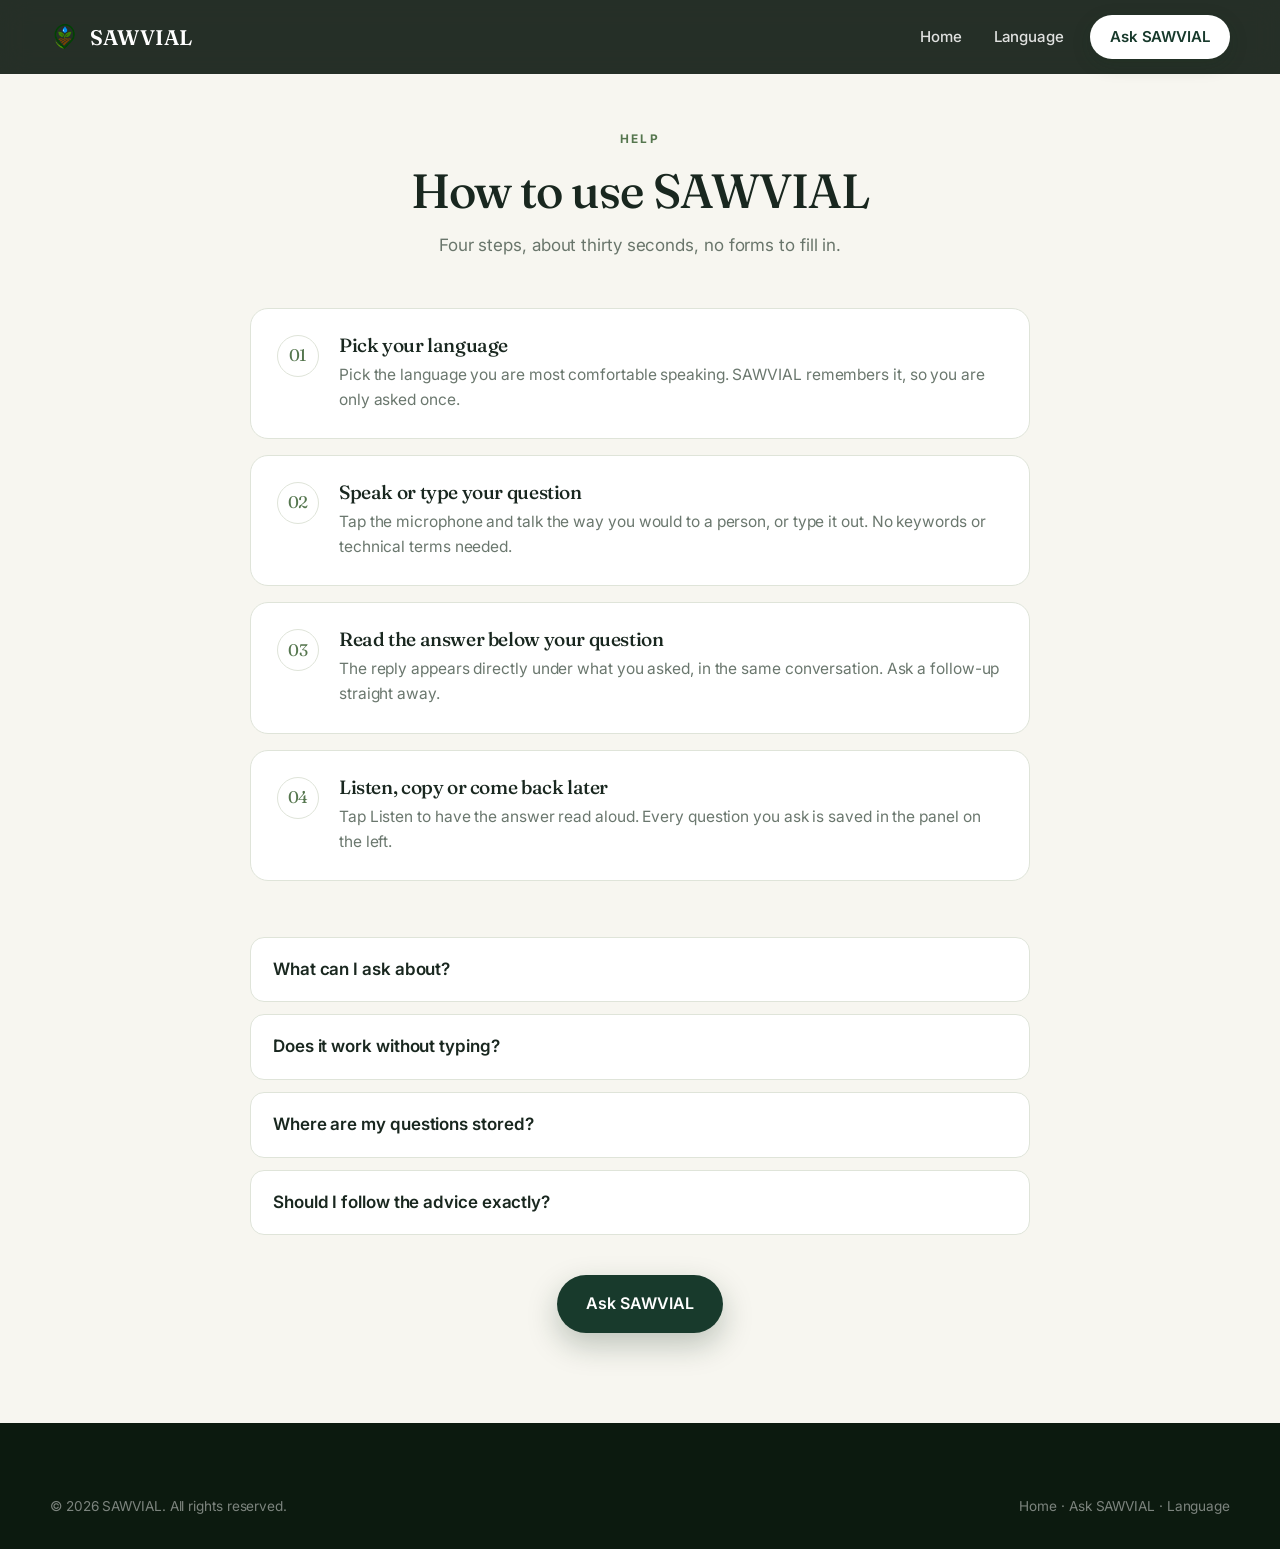
<file: sawvial/help.html>
<!DOCTYPE html>
<html lang="en">
<head>
<meta charset="UTF-8" />
<meta name="viewport" content="width=device-width, initial-scale=1.0" />
<title data-i18n="help.title">How to use SAWVIAL</title>
<link rel="icon" type="image/png" href="assets/images/sawvial-logo.png?v=2" />
<link rel="preconnect" href="https://fonts.googleapis.com" />
<link rel="preconnect" href="https://fonts.gstatic.com" crossorigin />
<link href="https://fonts.googleapis.com/css2?family=Fraunces:opsz,wght@9..144,400;9..144,500;9..144,600&family=Inter:wght@400;500;600;700&display=swap" rel="stylesheet" />
<link rel="stylesheet" href="css/landing.css" />
</head>
<body class="lp">

<header class="lp-nav solid" id="lp-nav">
  <div class="lp-nav-inner">
    <a href="index.html" class="lp-brand">
      <img src="assets/images/sawvial-logo.png?v=2" alt="SAWVIAL logo" width="30" height="30" />
      <span>SAWVIAL</span>
    </a>
    <button class="lp-nav-toggle" id="lp-nav-toggle" aria-expanded="false" data-i18n-aria="nav.menu" aria-label="Open menu">☰</button>
    <nav class="lp-nav-links" id="lp-nav-links" aria-label="Main navigation">
      <a href="index.html" data-i18n="nav.home">Home</a>
      <a href="language.html?redirect=help.html" data-i18n="nav.language">Language</a>
      <a href="ask.html" class="lp-nav-cta" data-i18n="nav.ask">Ask SAWVIAL</a>
    </nav>
  </div>
</header>

<main class="lp-page">
  <div class="wrap">
    <div class="lp-page-head">
      <span class="lp-kicker" data-i18n="nav.help">Help</span>
      <h1 data-i18n="help.title">How to use SAWVIAL</h1>
      <p data-i18n="help.sub">Four steps, about thirty seconds.</p>
    </div>

    <div class="lp-howto">
      <div class="lp-howto-card">
        <span class="lp-step-num">01</span>
        <div>
          <h3 data-i18n="how.s1t">Choose your language</h3>
          <p data-i18n="help.s1d">Pick the language you are most comfortable speaking.</p>
        </div>
      </div>
      <div class="lp-howto-card">
        <span class="lp-step-num">02</span>
        <div>
          <h3 data-i18n="help.s2t">Speak or type your question</h3>
          <p data-i18n="help.s2d">Tap the microphone and talk the way you would to a person.</p>
        </div>
      </div>
      <div class="lp-howto-card">
        <span class="lp-step-num">03</span>
        <div>
          <h3 data-i18n="help.s3t">Read the answer below your question</h3>
          <p data-i18n="help.s3d">The reply appears directly under what you asked.</p>
        </div>
      </div>
      <div class="lp-howto-card">
        <span class="lp-step-num">04</span>
        <div>
          <h3 data-i18n="help.s4t">Listen, copy or come back later</h3>
          <p data-i18n="help.s4d">Tap Listen to have the answer read aloud.</p>
        </div>
      </div>
    </div>

    <div class="lp-faq">
      <details>
        <summary data-i18n="help.q1">What can I ask about?</summary>
        <p data-i18n="help.a1">Crops, soil, water, pests and general farm practice.</p>
      </details>
      <details>
        <summary data-i18n="help.q2">Does it work without typing?</summary>
        <p data-i18n="help.a2">Yes. The microphone is the main way in.</p>
      </details>
      <details>
        <summary data-i18n="help.q3">Where are my questions stored?</summary>
        <p data-i18n="help.a3">In your own browser on this device.</p>
      </details>
      <details>
        <summary data-i18n="help.q4">Should I follow the advice exactly?</summary>
        <p data-i18n="help.a4">Treat it as general, research-based guidance.</p>
      </details>
    </div>

    <div class="lp-page-actions">
      <a href="ask.html" class="lp-btn lp-btn-dark" data-i18n="nav.ask">Ask SAWVIAL</a>
    </div>
  </div>
</main>

<footer class="lp-footer">
  <div class="wrap">
    <div class="lp-footer-bottom" style="border:0;padding-top:0;">
      <span data-i18n="footer.rights">© 2026 SAWVIAL</span>
      <span><a href="index.html" data-i18n="nav.home">Home</a> · <a href="ask.html" data-i18n="nav.ask">Ask</a> · <a href="language.html?redirect=help.html" data-i18n="nav.language">Language</a></span>
    </div>
  </div>
</footer>

<script src="js/script.js"></script>
<script src="js/i18n.js"></script>
<script>
  (function () {
    var t = document.getElementById("lp-nav-toggle");
    var l = document.getElementById("lp-nav-links");
    t.addEventListener("click", function () {
      var open = l.classList.toggle("open");
      t.setAttribute("aria-expanded", open ? "true" : "false");
    });
  })();
</script>
</body>
</html>
</file>
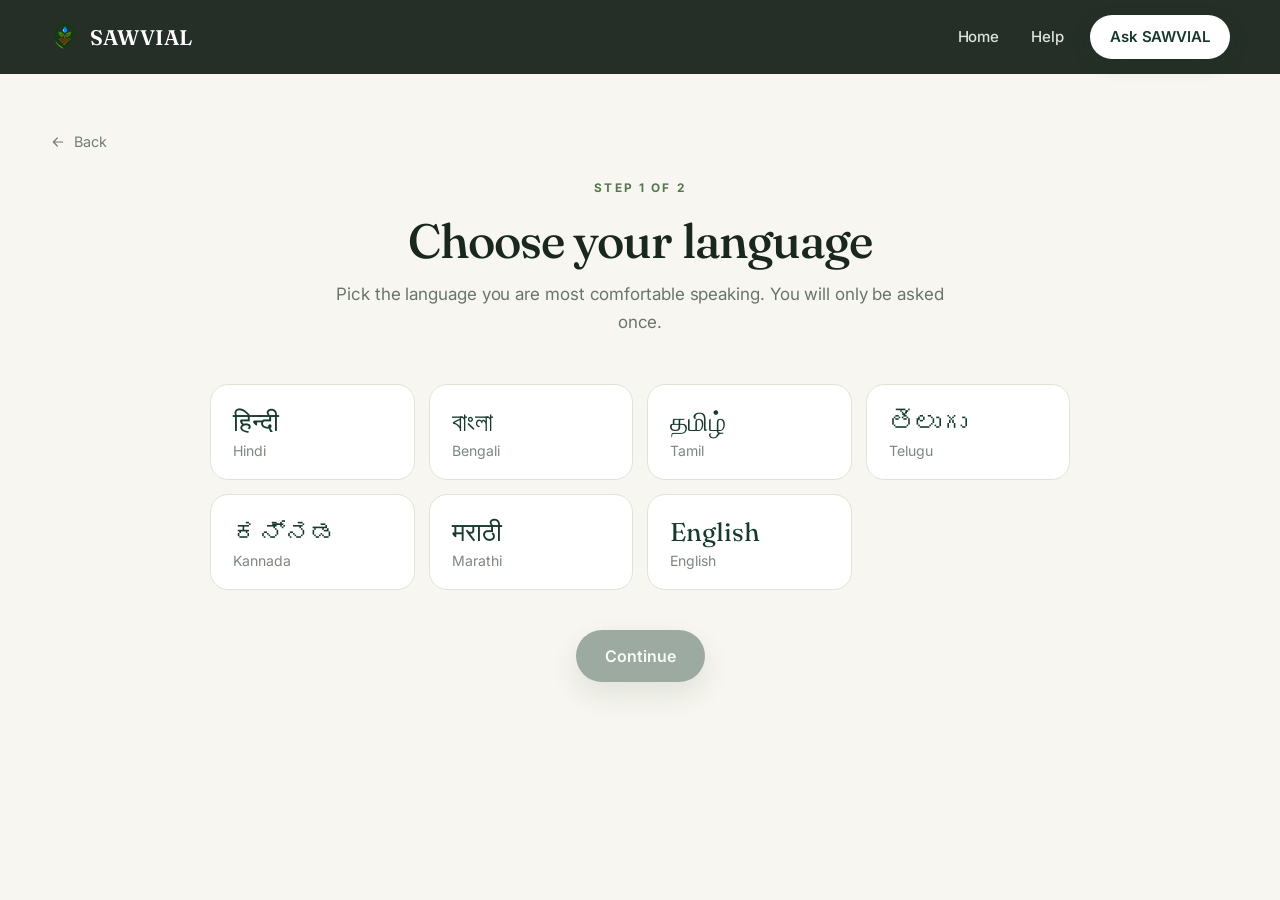
<file: sawvial/language.html>
<!DOCTYPE html>
<html lang="en">
<head>
<meta charset="UTF-8" />
<meta name="viewport" content="width=device-width, initial-scale=1.0" />
<title data-i18n="lang.title">Choose your language — SAWVIAL</title>
<link rel="icon" type="image/png" href="assets/images/sawvial-logo.png?v=2" />
<link rel="preconnect" href="https://fonts.googleapis.com" />
<link rel="preconnect" href="https://fonts.gstatic.com" crossorigin />
<link href="https://fonts.googleapis.com/css2?family=Fraunces:opsz,wght@9..144,400;9..144,500;9..144,600&family=Inter:wght@400;500;600;700&display=swap" rel="stylesheet" />
<link rel="stylesheet" href="css/landing.css" />
</head>
<body class="lp">

<header class="lp-nav solid" id="lp-nav">
  <div class="lp-nav-inner">
    <a href="index.html" class="lp-brand">
      <img src="assets/images/sawvial-logo.png?v=2" alt="SAWVIAL logo" width="30" height="30" />
      <span>SAWVIAL</span>
    </a>
    <button class="lp-nav-toggle" id="lp-nav-toggle" aria-expanded="false" aria-label="Open menu">☰</button>
    <nav class="lp-nav-links" id="lp-nav-links" aria-label="Main navigation">
      <a href="index.html" data-i18n="nav.home">Home</a>
      <a href="help.html" data-i18n="nav.help">Help</a>
      <a href="ask.html" class="lp-nav-cta" data-i18n="nav.ask">Ask SAWVIAL</a>
    </nav>
  </div>
</header>

<main class="lp-page">
  <div class="wrap">
    <a class="lp-back" href="index.html">
      <svg width="16" height="16" viewBox="0 0 24 24" fill="none"><path d="M19 12H5M11 6l-6 6 6 6" stroke="currentColor" stroke-width="1.8" stroke-linecap="round" stroke-linejoin="round"/></svg>
      <span data-i18n="common.back">Back</span>
    </a>

    <div class="lp-page-head">
      <span class="lp-kicker" data-i18n="lang.step">Step 1 of 2</span>
      <h1 data-i18n="lang.title">Choose your language</h1>
      <p data-i18n="lang.sub">Pick the language you are most comfortable speaking.</p>
    </div>

    <div class="language-grid" role="group" aria-label="Available languages">
      <button type="button" class="language-card" data-lang="hi" aria-pressed="false">
        <span class="language-native">हिन्दी</span>
        <span class="language-name">Hindi</span>
        <span class="language-check" data-i18n="lang.selected">✓ Selected</span>
      </button>
      <button type="button" class="language-card" data-lang="bn" aria-pressed="false">
        <span class="language-native">বাংলা</span>
        <span class="language-name">Bengali</span>
        <span class="language-check" data-i18n="lang.selected">✓ Selected</span>
      </button>
      <button type="button" class="language-card" data-lang="ta" aria-pressed="false">
        <span class="language-native">தமிழ்</span>
        <span class="language-name">Tamil</span>
        <span class="language-check" data-i18n="lang.selected">✓ Selected</span>
      </button>
      <button type="button" class="language-card" data-lang="te" aria-pressed="false">
        <span class="language-native">తెలుగు</span>
        <span class="language-name">Telugu</span>
        <span class="language-check" data-i18n="lang.selected">✓ Selected</span>
      </button>
      <button type="button" class="language-card" data-lang="kn" aria-pressed="false">
        <span class="language-native">ಕನ್ನಡ</span>
        <span class="language-name">Kannada</span>
        <span class="language-check" data-i18n="lang.selected">✓ Selected</span>
      </button>
      <button type="button" class="language-card" data-lang="mr" aria-pressed="false">
        <span class="language-native">मराठी</span>
        <span class="language-name">Marathi</span>
        <span class="language-check" data-i18n="lang.selected">✓ Selected</span>
      </button>
      <button type="button" class="language-card" data-lang="en" aria-pressed="false">
        <span class="language-native">English</span>
        <span class="language-name">English</span>
        <span class="language-check" data-i18n="lang.selected">✓ Selected</span>
      </button>
    </div>

    <div class="lp-page-actions">
      <button type="button" id="language-continue" class="lp-btn lp-btn-dark" data-i18n="lang.continue" disabled>Continue</button>
    </div>
  </div>
</main>

<script src="js/script.js"></script>
<script src="js/i18n.js"></script>
<script>
  (function () {
    var t = document.getElementById("lp-nav-toggle");
    var l = document.getElementById("lp-nav-links");
    t.addEventListener("click", function () {
      var open = l.classList.toggle("open");
      t.setAttribute("aria-expanded", open ? "true" : "false");
    });
  })();
</script>
</body>
</html>
</file>
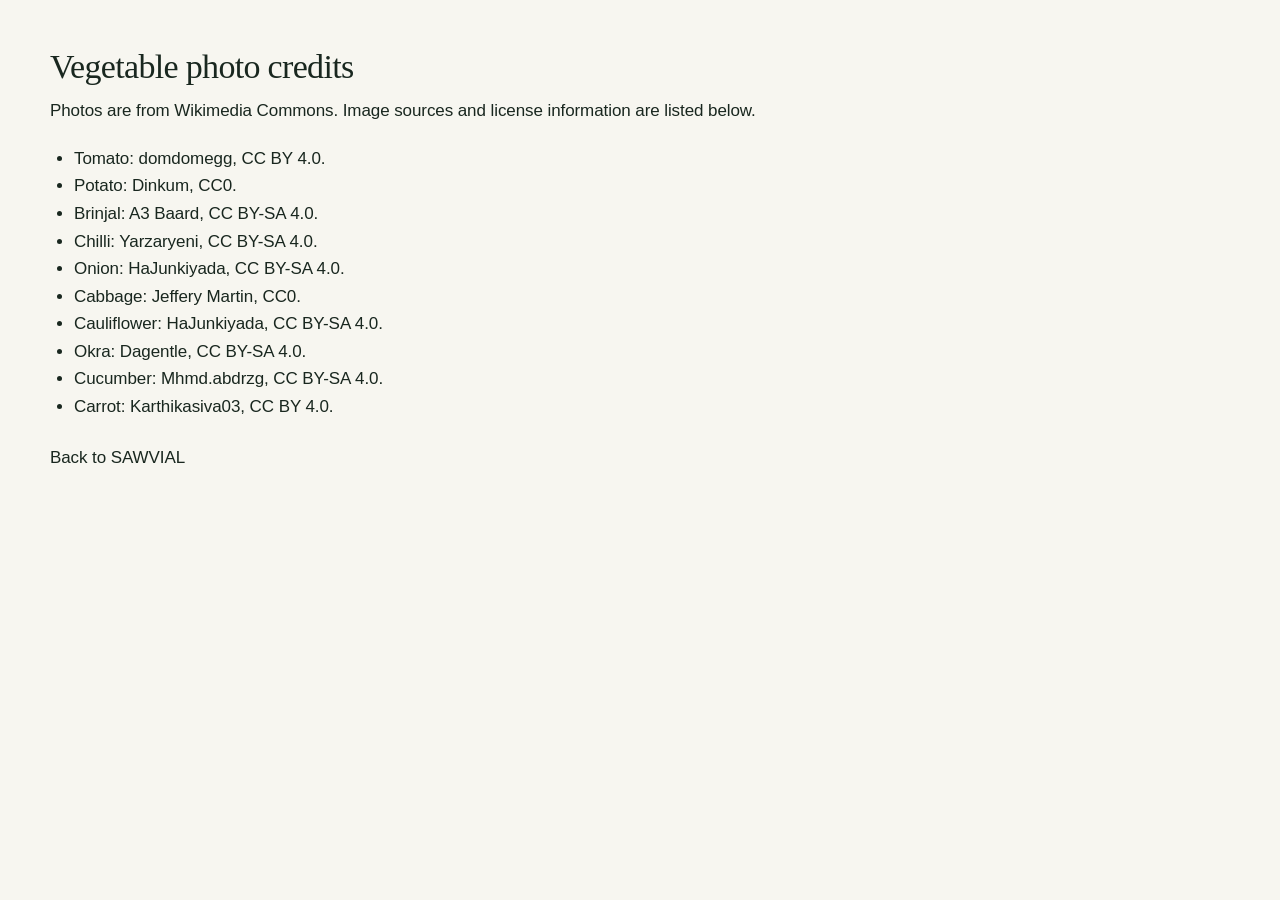
<file: sawvial/photo-credits.html>
<!doctype html>
<html lang="en">
<head>
  <meta charset="utf-8">
  <meta name="viewport" content="width=device-width, initial-scale=1">
  <title>Vegetable photo credits - SAWVIAL</title>
  <link rel="icon" type="image/png" href="assets/images/sawvial-logo.png?v=2">
  <link rel="stylesheet" href="css/landing.css?v=2">
</head>
<body class="lp">
  <main class="wrap" style="padding-block:48px;">
    <h1>Vegetable photo credits</h1>
    <p style="margin-top:12px;">Photos are from Wikimedia Commons. Image sources and license information are listed below.</p>
    <ul style="list-style:disc; padding-left:24px; margin-top:20px;">
      <li>Tomato: <a href="https://commons.wikimedia.org/wiki/File:Grape_tomatoes_on_the_vine_at_Ljubljana_Central_Market.JPG">domdomegg</a>, <a href="https://creativecommons.org/licenses/by/4.0/">CC BY 4.0</a>.</li>
      <li>Potato: <a href="https://commons.wikimedia.org/wiki/File:Au_march%C3%A9_-_pommes_de_terre.JPG">Dinkum</a>, <a href="https://creativecommons.org/publicdomain/zero/1.0/">CC0</a>.</li>
      <li>Brinjal: <a href="https://commons.wikimedia.org/wiki/File:Eggplant_aubergine_brinjal.jpg">A3 Baard</a>, <a href="https://creativecommons.org/licenses/by-sa/4.0/">CC BY-SA 4.0</a>.</li>
      <li>Chilli: <a href="https://commons.wikimedia.org/wiki/File:Chili_peppers_cultivated_in_Myanmar.jpg">Yarzaryeni</a>, <a href="https://creativecommons.org/licenses/by-sa/4.0/">CC BY-SA 4.0</a>.</li>
      <li>Onion: <a href="https://commons.wikimedia.org/wiki/File:Liat_Portal_for_Foodie_Disorder_-_Onions_and_Garlic_from_San_Francisco_Farmers_Market.jpg">HaJunkiyada</a>, <a href="https://creativecommons.org/licenses/by-sa/4.0/">CC BY-SA 4.0</a>.</li>
      <li>Cabbage: <a href="https://commons.wikimedia.org/wiki/File:Cabbage_in_a_stack.jpg">Jeffery Martin</a>, <a href="https://creativecommons.org/publicdomain/zero/1.0/">CC0</a>.</li>
      <li>Cauliflower: <a href="https://commons.wikimedia.org/wiki/File:Liat_Portal_for_Foodie_Disorder_-_Cauliflower_from_SF_farmers%27_market.jpg">HaJunkiyada</a>, <a href="https://creativecommons.org/licenses/by-sa/4.0/">CC BY-SA 4.0</a>.</li>
      <li>Okra: <a href="https://commons.wikimedia.org/wiki/File:Okra_fruit.jpg">Dagentle</a>, <a href="https://creativecommons.org/licenses/by-sa/4.0/">CC BY-SA 4.0</a>.</li>
      <li>Cucumber: <a href="https://commons.wikimedia.org/wiki/File:Fresh_Cucumbers_at_Wadi_Kaam_Market_in_Al_Khums.jpg">Mhmd.abdrzg</a>, <a href="https://creativecommons.org/licenses/by-sa/4.0/">CC BY-SA 4.0</a>.</li>
      <li>Carrot: <a href="https://commons.wikimedia.org/wiki/File:Nilgiris_organic_farm_fresh_carrots.jpg">Karthikasiva03</a>, <a href="https://creativecommons.org/licenses/by/4.0/">CC BY 4.0</a>.</li>
    </ul>
    <p style="margin-top:24px;"><a href="index.html">Back to SAWVIAL</a></p>
  </main>
</body>
</html>
</file>
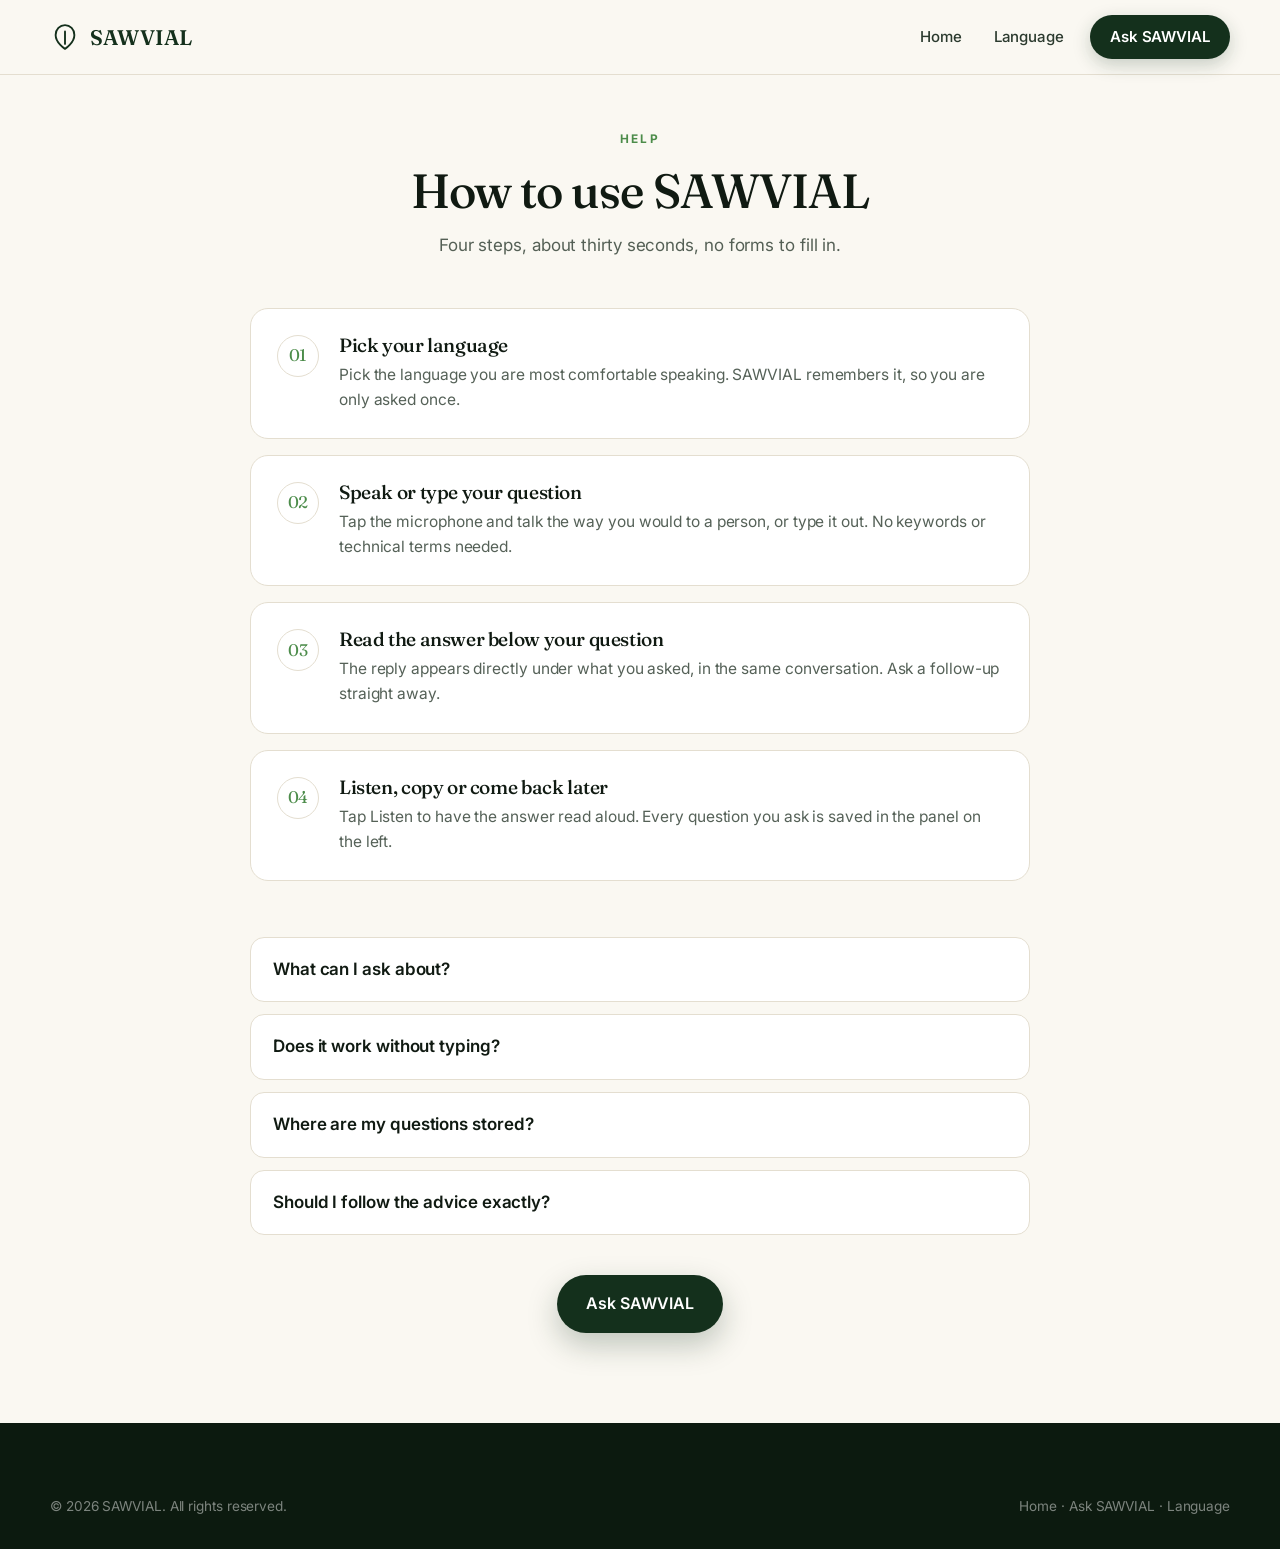
<file: sawvial/sawvial/help.html>
<!DOCTYPE html>
<html lang="en">
<head>
<meta charset="UTF-8" />
<meta name="viewport" content="width=device-width, initial-scale=1.0" />
<title data-i18n="help.title">How to use SAWVIAL</title>
<link rel="preconnect" href="https://fonts.googleapis.com" />
<link rel="preconnect" href="https://fonts.gstatic.com" crossorigin />
<link href="https://fonts.googleapis.com/css2?family=Fraunces:opsz,wght@9..144,400;9..144,500;9..144,600&family=Inter:wght@400;500;600;700&display=swap" rel="stylesheet" />
<link rel="stylesheet" href="css/landing.css" />
</head>
<body class="lp">

<header class="lp-nav solid" id="lp-nav">
  <div class="lp-nav-inner">
    <a href="index.html" class="lp-brand">
      <svg viewBox="0 0 24 24" fill="none" aria-hidden="true">
        <path d="M12 21.5C12 21.5 4.5 16.6 4.5 10.3C4.5 5.9 7.9 2.5 12 2.5C16.1 2.5 19.5 5.9 19.5 10.3C19.5 16.6 12 21.5 12 21.5Z" stroke="currentColor" stroke-width="1.5" stroke-linejoin="round"/>
        <path d="M12 17.5V7.5" stroke="currentColor" stroke-width="1.5" stroke-linecap="round"/>
      </svg>
      SAWVIAL
    </a>
    <button class="lp-nav-toggle" id="lp-nav-toggle" aria-expanded="false" data-i18n-aria="nav.menu" aria-label="Open menu">☰</button>
    <nav class="lp-nav-links" id="lp-nav-links" aria-label="Main navigation">
      <a href="index.html" data-i18n="nav.home">Home</a>
      <a href="language.html?redirect=help.html" data-i18n="nav.language">Language</a>
      <a href="ask.html" class="lp-nav-cta" data-i18n="nav.ask">Ask SAWVIAL</a>
    </nav>
  </div>
</header>

<main class="lp-page">
  <div class="wrap">
    <div class="lp-page-head">
      <span class="lp-kicker" data-i18n="nav.help">Help</span>
      <h1 data-i18n="help.title">How to use SAWVIAL</h1>
      <p data-i18n="help.sub">Four steps, about thirty seconds.</p>
    </div>

    <div class="lp-howto">
      <div class="lp-howto-card">
        <span class="lp-step-num">01</span>
        <div>
          <h3 data-i18n="how.s1t">Choose your language</h3>
          <p data-i18n="help.s1d">Pick the language you are most comfortable speaking.</p>
        </div>
      </div>
      <div class="lp-howto-card">
        <span class="lp-step-num">02</span>
        <div>
          <h3 data-i18n="help.s2t">Speak or type your question</h3>
          <p data-i18n="help.s2d">Tap the microphone and talk the way you would to a person.</p>
        </div>
      </div>
      <div class="lp-howto-card">
        <span class="lp-step-num">03</span>
        <div>
          <h3 data-i18n="help.s3t">Read the answer below your question</h3>
          <p data-i18n="help.s3d">The reply appears directly under what you asked.</p>
        </div>
      </div>
      <div class="lp-howto-card">
        <span class="lp-step-num">04</span>
        <div>
          <h3 data-i18n="help.s4t">Listen, copy or come back later</h3>
          <p data-i18n="help.s4d">Tap Listen to have the answer read aloud.</p>
        </div>
      </div>
    </div>

    <div class="lp-faq">
      <details>
        <summary data-i18n="help.q1">What can I ask about?</summary>
        <p data-i18n="help.a1">Crops, soil, water, pests and general farm practice.</p>
      </details>
      <details>
        <summary data-i18n="help.q2">Does it work without typing?</summary>
        <p data-i18n="help.a2">Yes. The microphone is the main way in.</p>
      </details>
      <details>
        <summary data-i18n="help.q3">Where are my questions stored?</summary>
        <p data-i18n="help.a3">In your own browser on this device.</p>
      </details>
      <details>
        <summary data-i18n="help.q4">Should I follow the advice exactly?</summary>
        <p data-i18n="help.a4">Treat it as general, research-based guidance.</p>
      </details>
    </div>

    <div class="lp-page-actions">
      <a href="ask.html" class="lp-btn lp-btn-dark" data-i18n="nav.ask">Ask SAWVIAL</a>
    </div>
  </div>
</main>

<footer class="lp-footer">
  <div class="wrap">
    <div class="lp-footer-bottom" style="border:0;padding-top:0;">
      <span data-i18n="footer.rights">© 2026 SAWVIAL</span>
      <span><a href="index.html" data-i18n="nav.home">Home</a> · <a href="ask.html" data-i18n="nav.ask">Ask</a> · <a href="language.html?redirect=help.html" data-i18n="nav.language">Language</a></span>
    </div>
  </div>
</footer>

<script src="js/script.js"></script>
<script src="js/i18n.js"></script>
<script>
  (function () {
    var t = document.getElementById("lp-nav-toggle");
    var l = document.getElementById("lp-nav-links");
    t.addEventListener("click", function () {
      var open = l.classList.toggle("open");
      t.setAttribute("aria-expanded", open ? "true" : "false");
    });
  })();
</script>
</body>
</html>
</file>
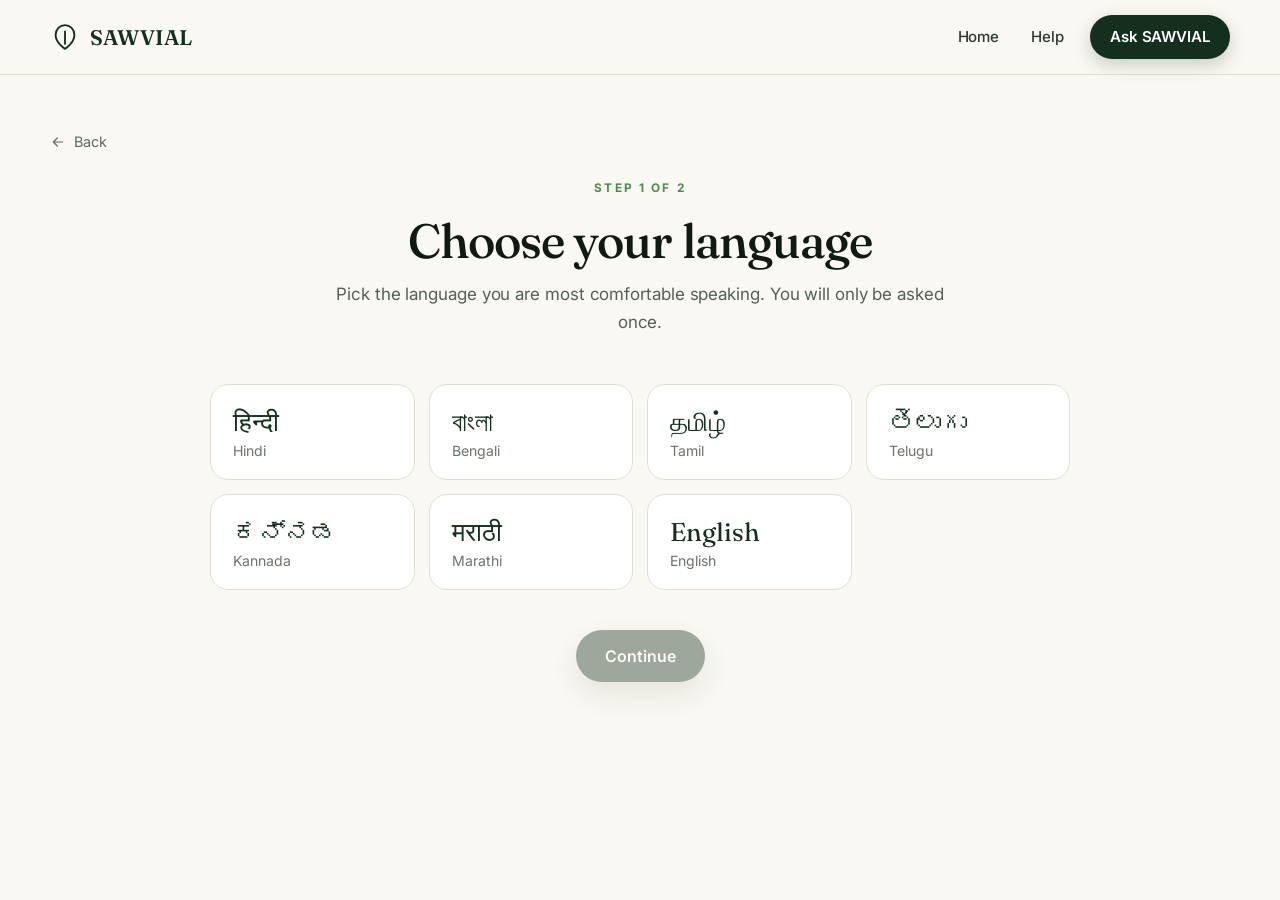
<file: sawvial/sawvial/language.html>
<!DOCTYPE html>
<html lang="en">
<head>
<meta charset="UTF-8" />
<meta name="viewport" content="width=device-width, initial-scale=1.0" />
<title data-i18n="lang.title">Choose your language — SAWVIAL</title>
<link rel="preconnect" href="https://fonts.googleapis.com" />
<link rel="preconnect" href="https://fonts.gstatic.com" crossorigin />
<link href="https://fonts.googleapis.com/css2?family=Fraunces:opsz,wght@9..144,400;9..144,500;9..144,600&family=Inter:wght@400;500;600;700&display=swap" rel="stylesheet" />
<link rel="stylesheet" href="css/landing.css" />
</head>
<body class="lp">

<header class="lp-nav solid" id="lp-nav">
  <div class="lp-nav-inner">
    <a href="index.html" class="lp-brand">
      <svg viewBox="0 0 24 24" fill="none" aria-hidden="true">
        <path d="M12 21.5C12 21.5 4.5 16.6 4.5 10.3C4.5 5.9 7.9 2.5 12 2.5C16.1 2.5 19.5 5.9 19.5 10.3C19.5 16.6 12 21.5 12 21.5Z" stroke="currentColor" stroke-width="1.5" stroke-linejoin="round"/>
        <path d="M12 17.5V7.5" stroke="currentColor" stroke-width="1.5" stroke-linecap="round"/>
      </svg>
      SAWVIAL
    </a>
    <button class="lp-nav-toggle" id="lp-nav-toggle" aria-expanded="false" aria-label="Open menu">☰</button>
    <nav class="lp-nav-links" id="lp-nav-links" aria-label="Main navigation">
      <a href="index.html" data-i18n="nav.home">Home</a>
      <a href="help.html" data-i18n="nav.help">Help</a>
      <a href="ask.html" class="lp-nav-cta" data-i18n="nav.ask">Ask SAWVIAL</a>
    </nav>
  </div>
</header>

<main class="lp-page">
  <div class="wrap">
    <a class="lp-back" href="index.html">
      <svg width="16" height="16" viewBox="0 0 24 24" fill="none"><path d="M19 12H5M11 6l-6 6 6 6" stroke="currentColor" stroke-width="1.8" stroke-linecap="round" stroke-linejoin="round"/></svg>
      <span data-i18n="common.back">Back</span>
    </a>

    <div class="lp-page-head">
      <span class="lp-kicker" data-i18n="lang.step">Step 1 of 2</span>
      <h1 data-i18n="lang.title">Choose your language</h1>
      <p data-i18n="lang.sub">Pick the language you are most comfortable speaking.</p>
    </div>

    <div class="language-grid" role="group" aria-label="Available languages">
      <button type="button" class="language-card" data-lang="hi" aria-pressed="false">
        <span class="language-native">हिन्दी</span>
        <span class="language-name">Hindi</span>
        <span class="language-check" data-i18n="lang.selected">✓ Selected</span>
      </button>
      <button type="button" class="language-card" data-lang="bn" aria-pressed="false">
        <span class="language-native">বাংলা</span>
        <span class="language-name">Bengali</span>
        <span class="language-check" data-i18n="lang.selected">✓ Selected</span>
      </button>
      <button type="button" class="language-card" data-lang="ta" aria-pressed="false">
        <span class="language-native">தமிழ்</span>
        <span class="language-name">Tamil</span>
        <span class="language-check" data-i18n="lang.selected">✓ Selected</span>
      </button>
      <button type="button" class="language-card" data-lang="te" aria-pressed="false">
        <span class="language-native">తెలుగు</span>
        <span class="language-name">Telugu</span>
        <span class="language-check" data-i18n="lang.selected">✓ Selected</span>
      </button>
      <button type="button" class="language-card" data-lang="kn" aria-pressed="false">
        <span class="language-native">ಕನ್ನಡ</span>
        <span class="language-name">Kannada</span>
        <span class="language-check" data-i18n="lang.selected">✓ Selected</span>
      </button>
      <button type="button" class="language-card" data-lang="mr" aria-pressed="false">
        <span class="language-native">मराठी</span>
        <span class="language-name">Marathi</span>
        <span class="language-check" data-i18n="lang.selected">✓ Selected</span>
      </button>
      <button type="button" class="language-card" data-lang="en" aria-pressed="false">
        <span class="language-native">English</span>
        <span class="language-name">English</span>
        <span class="language-check" data-i18n="lang.selected">✓ Selected</span>
      </button>
    </div>

    <div class="lp-page-actions">
      <button type="button" id="language-continue" class="lp-btn lp-btn-dark" data-i18n="lang.continue" disabled>Continue</button>
    </div>
  </div>
</main>

<script src="js/script.js"></script>
<script src="js/i18n.js"></script>
<script>
  (function () {
    var t = document.getElementById("lp-nav-toggle");
    var l = document.getElementById("lp-nav-links");
    t.addEventListener("click", function () {
      var open = l.classList.toggle("open");
      t.setAttribute("aria-expanded", open ? "true" : "false");
    });
  })();
</script>
</body>
</html>
</file>
<file: sawvial/css/landing.css>
/* =========================================================
   SAWVIAL — landing.css
   Photo-led marketing pages (index.html, help.html hero).
   Loaded AFTER style.css so it can override older rules.
   ========================================================= */

*,
*::before,
*::after {
  box-sizing: border-box;
}

html {
  scroll-behavior: smooth;
}

body {
  margin: 0;
}

img {
  display: block;
  max-width: 100%;
}

a {
  color: inherit;
  text-decoration: none;
}

ul {
  list-style: none;
}

:root {
  --ink: #19271f;
  --ink-2: #46564a;
  --forest: #183a2c;
  --forest-2: #28523d;
  --leaf: #55764e;
  --leaf-soft: #91a77a;
  --cream: #f7f6f0;
  --cream-2: #eceee5;
  --line: #dfe4d9;
  --sand: #b69a62;

  --font-sans: "Inter", "Segoe UI", "Noto Sans", "Noto Sans Devanagari",
    "Noto Sans Tamil", "Noto Sans Telugu", "Noto Sans Kannada",
    "Noto Sans Bengali", Roboto, Helvetica, Arial, sans-serif;
  --font-serif: "Fraunces", "Iowan Old Style", Georgia, "Times New Roman", serif;

  --ease: cubic-bezier(0.22, 0.61, 0.36, 1);
}

body.lp {
  background: var(--cream);
  color: var(--ink);
  font-family: var(--font-sans);
  font-size: 17px;
  line-height: 1.62;
  letter-spacing: -0.005em;
}

.lp-video-background {
  position: absolute;
  z-index: -2;
  inset: 0;
  overflow: hidden;
  background: transparent;
  pointer-events: none;
}

.lp-video-background video {
  position: absolute;
  inset: 0;
  width: 100%;
  height: 100%;
  object-fit: cover;
}

.lp-video-sound-toggle {
  position: absolute;
  z-index: 2;
  top: 92px;
  right: max(24px, calc((100% - 1180px) / 2));
  padding: 10px 16px;
  border: 1px solid rgba(255, 255, 255, 0.45);
  border-radius: 999px;
  background: rgba(8, 20, 11, 0.66);
  color: #fff;
  font: 600 0.84rem var(--font-sans);
  cursor: pointer;
  backdrop-filter: blur(8px);
  -webkit-backdrop-filter: blur(8px);
}

.lp-video-sound-toggle:hover,
.lp-video-sound-toggle:focus-visible {
  background: rgba(8, 20, 11, 0.88);
}

.lp-video-sound-toggle:focus-visible {
  outline: 2px solid #fff;
  outline-offset: 3px;
}

.lp .wrap {
  width: min(1180px, calc(100% - 48px));
  margin-inline: auto;
}

.lp h1,
.lp h2,
.lp h3 {
  font-family: var(--font-serif);
  font-weight: 500;
  letter-spacing: -0.02em;
  line-height: 1.1;
  margin: 0;
}

.lp p {
  margin: 0;
}

/* ---------- Navbar ---------- */
.lp-nav {
  position: fixed;
  inset: 0 0 auto 0;
  z-index: 60;
  background: rgba(8, 20, 11, 0.62);
  backdrop-filter: blur(10px);
  -webkit-backdrop-filter: blur(10px);
  transition: background 0.35s var(--ease), box-shadow 0.35s var(--ease);
}

.lp-nav-inner {
  width: min(1180px, calc(100% - 48px));
  margin-inline: auto;
  height: 74px;
  display: flex;
  align-items: center;
  gap: 28px;
}

.lp-brand {
  display: flex;
  align-items: center;
  gap: 10px;
  font-family: var(--font-serif);
  font-size: 1.32rem;
  font-weight: 600;
  letter-spacing: 0.01em;
  color: #fff;
  margin-right: auto;
  transition: color 0.3s var(--ease);
}

.lp-brand svg {
  width: 30px;
  height: 30px;
  flex: none;
}

.lp-brand img {
  width: 30px;
  height: 30px;
  object-fit: contain;
  flex: none;
}

.lp-nav-links {
  display: flex;
  align-items: center;
  gap: 4px;
}

.lp-nav-links a {
  padding: 9px 14px;
  border-radius: 999px;
  font-size: 0.94rem;
  font-weight: 500;
  color: rgba(255, 255, 255, 0.88);
  transition: background 0.2s var(--ease), color 0.3s var(--ease);
}

.lp-nav-links a:hover {
  background: rgba(255, 255, 255, 0.14);
  color: #fff;
}

.lp-nav-links .lp-nav-cta,
.lp-nav-links .lp-nav-cta:hover {
  background: #fff;
  color: var(--forest);
  font-weight: 600;
  padding: 10px 20px;
  margin-left: 8px;
  box-shadow: 0 6px 18px rgba(0, 0, 0, 0.18);
}

.lp-nav.solid {
  background: rgba(8, 20, 11, 0.88);
  backdrop-filter: blur(14px);
  -webkit-backdrop-filter: blur(14px);
  box-shadow: 0 1px 0 rgba(255, 255, 255, 0.14);
}

.lp-nav.solid .lp-brand {
  color: #fff;
}

.lp-nav.solid .lp-nav-links a {
  color: rgba(255, 255, 255, 0.86);
}

.lp-nav.solid .lp-nav-links a:hover {
  background: rgba(255, 255, 255, 0.12);
  color: #fff;
}

.lp-nav.solid .lp-nav-links .lp-nav-cta {
  background: #fff;
  color: var(--forest);
  box-shadow: 0 6px 18px rgba(20, 48, 28, 0.22);
}

.lp-nav-toggle {
  display: none;
  background: rgba(255, 255, 255, 0.16);
  border: 0;
  color: #fff;
  width: 42px;
  height: 42px;
  border-radius: 12px;
  font-size: 1.1rem;
  cursor: pointer;
}

/* ---------- Buttons ---------- */
.lp-btn {
  display: inline-flex;
  align-items: center;
  justify-content: center;
  gap: 10px;
  padding: 15px 28px;
  border-radius: 999px;
  font-size: 1rem;
  font-weight: 600;
  font-family: var(--font-sans);
  border: 1.5px solid transparent;
  cursor: pointer;
  transition: transform 0.2s var(--ease), box-shadow 0.25s var(--ease),
    background 0.25s var(--ease), color 0.25s var(--ease);
}

.lp-btn:hover {
  transform: translateY(-2px);
}

.lp-btn svg {
  width: 19px;
  height: 19px;
}

.lp-btn-light {
  background: #fff;
  color: var(--forest);
  box-shadow: 0 12px 30px rgba(0, 0, 0, 0.26);
}

.lp-btn-ghost {
  background: rgba(255, 255, 255, 0.06);
  border-color: rgba(255, 255, 255, 0.55);
  color: #fff;
  backdrop-filter: blur(6px);
}

.lp-btn-ghost:hover {
  background: rgba(255, 255, 255, 0.16);
}

.lp-btn-dark {
  background: var(--forest);
  color: #fff;
  box-shadow: 0 12px 30px rgba(20, 48, 28, 0.25);
}

.lp-btn-dark:hover {
  background: var(--forest-2);
}

.lp-btn-outline {
  border-color: var(--line);
  color: var(--forest);
  background: transparent;
}

.lp-btn-outline:hover {
  background: #fff;
  border-color: var(--forest);
}

/* ---------- Hero ---------- */
.lp-hero {
  position: relative;
  min-height: 100svh;
  display: flex;
  align-items: flex-end;
  padding: 105px 0 40px;
  background: var(--forest);
  overflow: hidden;
  isolation: isolate;
}

.lp-hero::after {
  content: "";
  position: absolute;
  inset: 0;
  z-index: -1;
  pointer-events: none;
  background: linear-gradient(
      100deg,
      rgba(8, 20, 11, 0.54) 0%,
      rgba(8, 20, 11, 0.3) 50%,
      rgba(8, 20, 11, 0.14) 100%
    ),
    linear-gradient(to top, rgba(8, 20, 11, 0.5), rgba(8, 20, 11, 0) 55%);
}

.lp-hero-inner {
  width: min(1180px, calc(100% - 48px));
  margin-inline: auto;
}

.lp-hero-copy {
  min-width: 0;
  max-width: 960px;
  color: #fff;
}

.lp-eyebrow {
  display: inline-flex;
  align-items: center;
  gap: 10px;
  font-size: 0.74rem;
  font-weight: 600;
  letter-spacing: 0.18em;
  text-transform: uppercase;
  color: rgba(255, 255, 255, 0.82);
  padding: 8px 16px 8px 12px;
  border: 1px solid rgba(255, 255, 255, 0.28);
  border-radius: 999px;
  margin-bottom: 14px;
}

.lp-eyebrow::before {
  content: "";
  width: 7px;
  height: 7px;
  border-radius: 50%;
  background: var(--leaf-soft);
  box-shadow: 0 0 0 4px rgba(127, 176, 105, 0.25);
}

.lp-hero h1 {
  font-size: clamp(2.4rem, 5vw, 4.1rem);
  max-width: 22ch;
  margin-bottom: 14px;
}

.lp-hero h1 em {
  font-style: italic;
  color: #dff0cf;
}

.lp .lp-hero-sub {
  font-size: clamp(1.05rem, 1.6vw, 1.22rem);
  color: rgba(255, 255, 255, 0.84);
  max-width: 70ch;
  margin-bottom: 20px;
}

.lp-hero-actions {
  display: flex;
  flex-wrap: wrap;
  gap: 16px;
  align-items: center;
}

.lp-hero-stats {
  display: grid;
  grid-template-columns: repeat(3, minmax(0, 1fr));
  gap: 20px;
  width: 100%;
  margin-top: 26px;
  padding-top: 18px;
  border-top: 1px solid rgba(255, 255, 255, 0.2);
  color: #fff;
}

.lp-stat strong {
  display: block;
  font-family: var(--font-serif);
  color: #fff;
  font-size: 1.7rem;
  font-weight: 500;
  line-height: 1;
  margin-bottom: 6px;
}

.lp-stat span {
  font-size: 0.86rem;
  color: rgba(255, 255, 255, 0.84);
  letter-spacing: 0.02em;
}

/* ---------- Section scaffolding ---------- */
.lp-section {
  padding: 110px 0;
  background: var(--cream);
}

.lp-section.tight {
  padding: 84px 0;
}

.lp-head {
  max-width: 640px;
  margin-bottom: 54px;
}

.lp-kicker {
  display: block;
  font-size: 0.74rem;
  font-weight: 700;
  letter-spacing: 0.18em;
  text-transform: uppercase;
  color: var(--leaf);
  margin-bottom: 16px;
}

.lp-head h2 {
  font-size: clamp(2rem, 3.6vw, 2.9rem);
  margin-bottom: 18px;
}

.lp-head p {
  color: var(--ink-2);
  opacity: 0.8;
  font-size: 1.06rem;
}

/* ---------- Vegetable picker (home page) ---------- */
.lp-crops-section {
  padding: 88px 0 82px;
  background: linear-gradient(180deg, rgba(241, 244, 237, 0.82) 0%, rgba(248, 248, 243, 0.84) 100%);
  border-block: 1px solid rgba(228, 233, 223, 0.72);
}

.lp-crops-grid {
  display: grid;
  grid-template-columns: repeat(5, 1fr);
  gap: 18px;
}

.lp-crop-card {
  position: relative;
  isolation: isolate;
  display: flex;
  flex-direction: column;
  align-items: flex-start;
  justify-content: flex-end;
  aspect-ratio: 1.16 / 1;
  overflow: hidden;
  padding: 18px;
  border-radius: 20px;
  color: #fff;
  font-weight: 600;
  background: #294334;
  box-shadow: 0 8px 24px rgba(28, 48, 34, 0.12);
  transition: transform 0.25s var(--ease), box-shadow 0.25s var(--ease);
}

.lp-crop-card::after {
  position: absolute;
  z-index: 1;
  inset: 0;
  content: "";
  background: linear-gradient(180deg, rgba(13, 26, 18, 0.02) 24%, rgba(13, 26, 18, 0.18) 56%, rgba(13, 26, 18, 0.78) 100%);
  pointer-events: none;
}

.lp-crop-card:hover,
.lp-crop-card:focus-visible {
  transform: translateY(-4px);
  box-shadow: 0 16px 32px rgba(28, 48, 34, 0.2);
}

.lp-crop-card:focus-visible {
  outline: 3px solid var(--sand);
  outline-offset: 3px;
}

.lp-crop-photo {
  position: absolute;
  z-index: 0;
  inset: 0;
  width: 100%;
  height: 100%;
  object-fit: cover;
  object-position: center;
  transition: transform 0.6s var(--ease);
}

.lp-crop-card:hover .lp-crop-photo {
  transform: scale(1.06);
}

.lp-crop-name {
  position: relative;
  z-index: 2;
  font-size: 1.08rem;
  line-height: 1.2;
  color: #fff;
  text-shadow: 0 1px 8px rgba(0, 0, 0, 0.3);
}

.lp-crop-card[data-crop="potato"] .lp-crop-photo,
.lp-crop-card[data-crop="carrot"] .lp-crop-photo {
  object-position: center 68%;
}

.lp-crop-card[data-crop="cucumber"] .lp-crop-photo {
  object-position: center 72%;
}

.lp-crops-note {
  margin-top: 28px;
  color: var(--ink-2);
  opacity: 0.85;
  font-size: 0.95rem;
}

.lp-crops-note a {
  color: var(--leaf);
  font-weight: 600;
}

@media (max-width: 1100px) {
  .lp-crops-grid { grid-template-columns: repeat(4, 1fr); }
}
@media (max-width: 860px) {
  .lp-crops-grid { grid-template-columns: repeat(3, 1fr); }
}
@media (max-width: 520px) {
  .lp-crops-section { padding: 64px 0; }
  .lp-crops-grid { grid-template-columns: repeat(2, 1fr); gap: 12px; }
  .lp-crop-card { border-radius: 16px; padding: 14px; }
  .lp-crop-name { font-size: 0.98rem; }
}

/* ---------- Topic cards ---------- */
.lp-topics {
  display: grid;
  grid-template-columns: repeat(4, 1fr);
  gap: 20px;
}

.lp-topic {
  position: relative;
  display: block;
  aspect-ratio: 3 / 4;
  border-radius: 20px;
  overflow: hidden;
  background: var(--forest);
  isolation: isolate;
}

.lp-topic img {
  position: absolute;
  inset: 0;
  width: 100%;
  height: 100%;
  object-fit: cover;
  z-index: -2;
  transition: transform 0.7s var(--ease);
}

.lp-topic::after {
  content: "";
  position: absolute;
  inset: 0;
  z-index: -1;
  background: linear-gradient(
    to top,
    rgba(6, 18, 9, 0.9) 8%,
    rgba(6, 18, 9, 0.35) 48%,
    rgba(6, 18, 9, 0.05) 100%
  );
}

.lp-topic:hover img {
  transform: scale(1.07);
}

.lp-topic-body {
  position: absolute;
  inset: auto 0 0 0;
  padding: 24px;
  color: #fff;
}

.lp-topic-body h3 {
  font-size: 1.4rem;
  margin-bottom: 6px;
}

.lp-topic-body p {
  font-size: 0.92rem;
  color: rgba(255, 255, 255, 0.76);
  line-height: 1.5;
}

.lp-topic-arrow {
  position: absolute;
  top: 18px;
  right: 18px;
  width: 38px;
  height: 38px;
  border-radius: 50%;
  display: grid;
  place-items: center;
  background: rgba(255, 255, 255, 0.16);
  border: 1px solid rgba(255, 255, 255, 0.3);
  backdrop-filter: blur(6px);
  color: #fff;
  transition: background 0.3s var(--ease), transform 0.3s var(--ease);
}

.lp-topic:hover .lp-topic-arrow {
  background: #fff;
  color: var(--forest);
  transform: rotate(-45deg);
}

/* ---------- Steps ---------- */
.lp-steps-grid {
  display: grid;
  grid-template-columns: 1.05fr 0.95fr;
  gap: 72px;
  align-items: center;
}

.lp-steps-photo {
  position: relative;
  border-radius: 24px;
  overflow: hidden;
  aspect-ratio: 4 / 5;
  background: var(--cream-2);
}

.lp-steps-photo img {
  width: 100%;
  height: 100%;
  object-fit: cover;
}

.lp-steps-badge {
  position: absolute;
  left: 22px;
  bottom: 22px;
  right: 22px;
  background: rgba(250, 248, 242, 0.94);
  backdrop-filter: blur(10px);
  border-radius: 16px;
  padding: 16px 18px;
  display: flex;
  align-items: center;
  gap: 14px;
  font-size: 0.9rem;
}

.lp-steps-badge .dot {
  width: 10px;
  height: 10px;
  border-radius: 50%;
  background: var(--leaf);
  flex: none;
  box-shadow: 0 0 0 5px rgba(76, 140, 74, 0.18);
}

.lp-step {
  display: flex;
  gap: 22px;
  padding: 26px 0;
  border-bottom: 1px solid var(--line);
}

.lp-step:last-child {
  border-bottom: 0;
}

.lp-step-num {
  font-family: var(--font-serif);
  font-size: 1.05rem;
  color: var(--leaf);
  width: 42px;
  height: 42px;
  flex: none;
  border: 1px solid var(--line);
  border-radius: 50%;
  display: grid;
  place-items: center;
  background: #fff;
}

.lp-step h3 {
  font-size: 1.24rem;
  margin-bottom: 7px;
}

.lp-step p {
  color: var(--ink-2);
  opacity: 0.8;
  font-size: 0.98rem;
}

/* ---------- Architecture flow ---------- */
.lp-architecture {
  display: grid;
  grid-template-columns: 0.85fr minmax(0, 2.2fr) 0.82fr;
  gap: 20px;
  align-items: stretch;
}

.arch-panel,
.arch-objective {
  background: rgba(255, 255, 255, 0.7);
  border: 2px solid rgba(13, 71, 30, 0.18);
  border-radius: 18px;
  box-shadow: 0 10px 30px rgba(17, 34, 24, 0.05);
}

.arch-panel {
  padding: 18px 16px 14px;
}

.arch-panel-label,
.arch-objective-label {
  display: inline-flex;
  align-items: center;
  justify-content: center;
  padding: 8px 14px;
  border-radius: 999px;
  font-size: 0.72rem;
  font-weight: 700;
  letter-spacing: 0.14em;
  text-transform: uppercase;
}

.arch-panel-label {
  background: rgba(17, 71, 30, 0.08);
  color: var(--forest);
  margin-bottom: 18px;
}

.arch-farmer-line {
  font-size: 0.9rem;
  line-height: 1.6;
  color: var(--ink-2);
  margin-bottom: 16px;
}

.arch-language-list {
  display: flex;
  flex-wrap: wrap;
  gap: 8px;
  margin-bottom: 18px;
}

.arch-language-list span,
.arch-mini-card,
.arch-step-card {
  background: rgba(255, 255, 255, 0.75);
  border: 1px solid rgba(13, 71, 30, 0.12);
  border-radius: 12px;
  font-size: 0.76rem;
  color: var(--ink-2);
}

.arch-language-list span {
  padding: 7px 10px;
}

.arch-farmer-speech {
  display: flex;
  align-items: center;
  gap: 12px;
  padding: 14px 12px;
  border: 1px solid rgba(13, 71, 30, 0.12);
  border-radius: 14px;
  background: linear-gradient(180deg, rgba(233, 245, 234, 0.8), rgba(255, 255, 255, 0.8));
}

.arch-icon {
  width: 42px;
  height: 42px;
  border-radius: 12px;
  display: grid;
  place-items: center;
  background: var(--forest);
  color: #fff;
  font-size: 1.2rem;
}

.arch-farmer-speech strong {
  display: block;
  color: var(--forest);
  font-size: 0.84rem;
  margin-bottom: 2px;
}

.arch-farmer-speech small {
  display: block;
  color: rgba(16, 26, 18, 0.72);
  line-height: 1.5;
}

.arch-core-flow {
  display: grid;
  gap: 18px;
}

.arch-objective {
  padding: 18px 16px 16px;
  position: relative;
  border-style: dashed;
  overflow: hidden;
}

.arch-objective-1 {
  border-color: rgba(32, 110, 198, 0.8);
  background: rgba(238, 246, 255, 0.75);
}

.arch-objective-2 {
  border-color: rgba(240, 103, 51, 0.8);
  background: rgba(255, 244, 236, 0.75);
}

.arch-objective-3 {
  border-color: rgba(47, 142, 87, 0.8);
  background: rgba(240, 250, 242, 0.75);
}

.arch-objective-label {
  background: rgba(255, 255, 255, 0.88);
  color: #0f172a;
  border: 1px solid rgba(15, 23, 42, 0.12);
}

.arch-objective-label.callback {
  color: #1d57a4;
}

.arch-objective-label.alt {
  color: #cd4d17;
}

.arch-objective-label.success {
  color: #1d6a3b;
}

.arch-objective h3 {
  margin-top: 16px;
  margin-bottom: 18px;
  font-family: var(--font-serif);
  font-size: clamp(1.1rem, 2vw, 1.55rem);
  line-height: 1.25;
  color: var(--ink);
}

.arch-step-grid {
  display: grid;
  grid-template-columns: repeat(3, minmax(0, 1fr));
  gap: 10px;
  margin-bottom: 16px;
}

.arch-step-card {
  display: flex;
  flex-direction: column;
  justify-content: center;
  gap: 6px;
  min-height: 62px;
  padding: 10px 8px;
  text-align: center;
  font-weight: 600;
}

.arch-step-card span {
  font-size: 0.7rem;
  letter-spacing: 0.08em;
  color: rgba(16, 26, 18, 0.7);
}

.arch-lower-grid,
.arch-output-grid {
  display: grid;
  grid-template-columns: repeat(4, minmax(0, 1fr));
  gap: 8px;
  margin-bottom: 16px;
}

.arch-output-grid {
  grid-template-columns: repeat(3, minmax(0, 1fr));
}

.arch-mini-card {
  padding: 10px 8px;
  text-align: center;
  line-height: 1.35;
  font-weight: 600;
}

.arch-footer-tag,
.arch-retrieval-head {
  border-radius: 12px;
  padding: 12px 10px;
  background: rgba(255, 255, 255, 0.8);
  border: 1px solid rgba(13, 71, 30, 0.12);
  color: var(--ink-2);
  font-size: 0.78rem;
  line-height: 1.45;
  font-weight: 600;
}

.arch-retrieval-box {
  border: 1px solid rgba(13, 71, 30, 0.12);
  border-radius: 14px;
  background: rgba(255, 255, 255, 0.78);
  padding: 12px;
}

.arch-retrieval-grid {
  display: grid;
  grid-template-columns: repeat(3, minmax(0, 1fr));
  gap: 10px;
  margin-top: 10px;
}

.arch-retrieval-grid span {
  display: flex;
  align-items: center;
  justify-content: center;
  min-height: 52px;
  padding: 8px;
  text-align: center;
  border-radius: 10px;
  border: 1px solid rgba(13, 71, 30, 0.12);
  background: rgba(245, 250, 246, 0.9);
  font-size: 0.72rem;
  font-weight: 600;
}

.arch-panel-output {
  display: flex;
  flex-direction: column;
  justify-content: center;
}

.arch-phone-shell {
  border: 2px solid rgba(13, 71, 30, 0.18);
  border-radius: 26px;
  background: #111;
  padding: 10px 10px 14px;
  box-shadow: 0 18px 40px rgba(17, 26, 21, 0.2);
}

.arch-phone-top {
  display: flex;
  justify-content: space-between;
  font-size: 0.7rem;
  letter-spacing: 0.08em;
  color: rgba(255, 255, 255, 0.7);
  padding: 2px 4px 10px;
}

.arch-phone-body {
  background: linear-gradient(180deg, rgba(6, 19, 11, 0.96), rgba(18, 43, 26, 0.96));
  border-radius: 18px;
  padding: 16px 12px 12px;
  color: #fff;
}

.arch-phone-title {
  font-size: 1.1rem;
  font-weight: 800;
  letter-spacing: 0.1em;
  margin-bottom: 4px;
}

.arch-phone-subtitle {
  font-size: 0.66rem;
  color: rgba(255, 255, 255, 0.7);
  margin-bottom: 20px;
}

.arch-phone-bubble {
  background: rgba(250, 250, 250, 0.08);
  border: 1px solid rgba(255, 255, 255, 0.12);
  border-radius: 12px;
  padding: 12px 10px;
  font-size: 0.8rem;
  line-height: 1.5;
  margin-bottom: 14px;
}

.arch-phone-list {
  display: grid;
  gap: 8px;
}

.arch-phone-list span {
  display: block;
  padding: 7px 8px;
  border-radius: 10px;
  background: rgba(255, 255, 255, 0.06);
  border: 1px solid rgba(255, 255, 255, 0.08);
  font-size: 0.72rem;
}

@media (max-width: 980px) {
  .lp-architecture {
    grid-template-columns: 1fr;
  }

  .arch-step-grid,
  .arch-lower-grid,
  .arch-retrieval-grid,
  .arch-output-grid {
    grid-template-columns: repeat(2, minmax(0, 1fr));
  }
}

@media (max-width: 560px) {
  .arch-step-grid,
  .arch-lower-grid,
  .arch-retrieval-grid,
  .arch-output-grid {
    grid-template-columns: 1fr;
  }

  .arch-panel,
  .arch-objective {
    padding-left: 12px;
    padding-right: 12px;
  }
}

/* ---------- Language strip ---------- */
.lp-langs {
  background: var(--forest);
  color: #fff;
  border-radius: 28px;
  padding: 56px 48px;
  display: grid;
  grid-template-columns: 0.85fr 1.15fr;
  gap: 48px;
  align-items: center;
}

.lp-langs h2 {
  font-size: clamp(1.8rem, 3vw, 2.4rem);
  margin-bottom: 12px;
}

.lp-langs p {
  color: rgba(255, 255, 255, 0.72);
  font-size: 1rem;
}

.lp-lang-chips {
  display: flex;
  flex-wrap: wrap;
  gap: 10px;
}

.lp-lang-chip {
  padding: 11px 20px;
  border-radius: 999px;
  border: 1px solid rgba(255, 255, 255, 0.26);
  font-size: 1rem;
  background: rgba(255, 255, 255, 0.06);
  transition: background 0.25s var(--ease), border-color 0.25s var(--ease);
}

.lp-lang-chip:hover {
  background: rgba(255, 255, 255, 0.16);
  border-color: rgba(255, 255, 255, 0.5);
}

.lp-lang-chip small {
  opacity: 0.55;
  margin-left: 7px;
  font-size: 0.78rem;
}

/* ---------- Trust / split ---------- */
.lp-split {
  display: grid;
  grid-template-columns: 1fr 1fr;
  gap: 72px;
  align-items: center;
}

.lp-split-photo {
  border-radius: 24px;
  overflow: hidden;
  aspect-ratio: 5 / 4;
}

.lp-split-photo img {
  width: 100%;
  height: 100%;
  object-fit: cover;
}

.lp-check-list {
  margin: 28px 0 0;
  padding: 0;
  display: grid;
  gap: 16px;
}

.lp-check-list li {
  display: flex;
  gap: 14px;
  align-items: flex-start;
  font-size: 1rem;
  color: var(--ink-2);
}

.lp-check-list svg {
  width: 22px;
  height: 22px;
  flex: none;
  margin-top: 2px;
  color: var(--leaf);
}

/* ---------- Quote ---------- */
.lp-quote {
  background: var(--cream-2);
}

.lp-quote blockquote {
  margin: 0;
  max-width: 900px;
  font-family: var(--font-serif);
  font-size: clamp(1.5rem, 3vw, 2.25rem);
  line-height: 1.32;
  letter-spacing: -0.02em;
  color: var(--forest);
}

.lp-quote figcaption {
  margin-top: 26px;
  font-size: 0.92rem;
  color: var(--ink-2);
  opacity: 0.75;
}

/* ---------- CTA ---------- */
.lp-cta {
  position: relative;
  padding: 130px 0;
  color: #fff;
  text-align: center;
  overflow: hidden;
  isolation: isolate;
  background: var(--forest);
}

.lp-cta img {
  position: absolute;
  inset: 0;
  width: 100%;
  height: 100%;
  object-fit: cover;
  opacity: 0.2;
  z-index: -2;
}

.lp-cta::after {
  content: "";
  position: absolute;
  inset: 0;
  z-index: -1;
  background: rgba(8, 20, 11, 0.58);
}

.lp-cta h2 {
  font-size: clamp(2.1rem, 4.4vw, 3.4rem);
  max-width: 18ch;
  margin: 0 auto 20px;
}

.lp-cta p {
  color: rgba(255, 255, 255, 0.8);
  max-width: 52ch;
  margin: 0 auto 34px;
}

/* ---------- Footer ---------- */
.lp-footer {
  background: #0c1a0f;
  color: rgba(255, 255, 255, 0.66);
  padding: 72px 0 32px;
  font-size: 0.93rem;
}

.lp-footer-grid {
  display: grid;
  grid-template-columns: 1.4fr 1fr 1fr 1fr;
  gap: 40px;
  padding-bottom: 48px;
  border-bottom: 1px solid rgba(255, 255, 255, 0.12);
}

.lp-footer h4 {
  color: #fff;
  font-size: 0.78rem;
  letter-spacing: 0.14em;
  text-transform: uppercase;
  margin: 0 0 18px;
  font-weight: 600;
  font-family: var(--font-sans);
}

.lp-footer ul {
  margin: 0;
  padding: 0;
  display: grid;
  gap: 11px;
}

.lp-footer a:hover {
  color: #fff;
}

.lp-footer-brand {
  display: flex;
  align-items: center;
  gap: 10px;
  color: #fff;
  font-family: var(--font-serif);
  font-size: 1.3rem;
  margin-bottom: 14px;
}

.lp-footer-brand svg {
  width: 28px;
  height: 28px;
}

.lp-footer-brand img {
  width: 28px;
  height: 28px;
  object-fit: contain;
  flex: none;
}

.lp-footer-bottom {
  padding-top: 26px;
  display: flex;
  justify-content: space-between;
  gap: 16px;
  flex-wrap: wrap;
  font-size: 0.85rem;
  opacity: 0.7;
}

/* ---------- Reveal on scroll ---------- */
.reveal {
  opacity: 0;
  transform: translateY(26px);
  transition: opacity 0.7s var(--ease), transform 0.7s var(--ease);
}

.reveal.in {
  opacity: 1;
  transform: none;
}

@media (prefers-reduced-motion: reduce) {
  .reveal {
    opacity: 1;
    transform: none;
  }
  .lp-video-background {
    display: none;
  }
  .lp-video-sound-toggle {
    display: none;
  }
}

/* ---------- Responsive ---------- */
@media (max-width: 1000px) {
  .lp-topics {
    grid-template-columns: repeat(2, 1fr);
  }
  .lp-steps-grid,
  .lp-split,
  .lp-langs {
    grid-template-columns: 1fr;
    gap: 40px;
  }
  .lp-steps-photo {
    aspect-ratio: 16 / 10;
  }
  .lp-footer-grid {
    grid-template-columns: 1fr 1fr;
  }
}

@media (max-width: 720px) {
  .lp .wrap,
  .lp-nav-inner,
  .lp-hero-inner {
    width: calc(100% - 32px);
  }
  .lp-hero {
    align-items: flex-start;
    padding-top: 124px;
    padding-bottom: 40px;
  }
  .lp-video-sound-toggle {
    top: 84px;
    right: 16px;
  }
  .lp-nav-toggle {
    display: block;
  }
  .lp-nav.solid .lp-nav-toggle {
    background: rgba(255, 255, 255, 0.16);
    color: #fff;
  }
  .lp-nav-links {
    position: absolute;
    top: 74px;
    left: 16px;
    right: 16px;
    flex-direction: column;
    align-items: stretch;
    background: #fff;
    border-radius: 18px;
    padding: 12px;
    box-shadow: 0 20px 50px rgba(0, 0, 0, 0.18);
    display: none;
  }
  .lp-nav-links.open {
    display: flex;
  }
  .lp-nav-links a,
  .lp-nav.solid .lp-nav-links a {
    color: var(--ink);
    text-align: center;
  }
  .lp-nav-links .lp-nav-cta,
  .lp-nav.solid .lp-nav-links .lp-nav-cta {
    background: var(--forest);
    color: #fff;
    margin: 6px 0 0;
  }
  .lp-section {
    padding: 72px 0;
  }
  .lp-topics {
    grid-template-columns: 1fr;
  }
  .lp-hero-stats {
    grid-template-columns: repeat(2, minmax(0, 1fr));
    gap: 20px;
    margin-top: 32px;
    padding-top: 22px;
  }
  .lp-langs {
    padding: 36px 24px;
  }
  .lp-footer-grid {
    grid-template-columns: 1fr;
    gap: 32px;
  }
}

/* =========================================================
   Simple inner pages (language.html, help.html)
   ========================================================= */
.lp-page {
  padding: 130px 0 90px;
  min-height: 70vh;
}

.lp-page-head {
  max-width: 620px;
  margin: 0 auto 48px;
  text-align: center;
}

.lp-page-head h1 {
  font-size: clamp(2.1rem, 4.2vw, 3rem);
  margin-bottom: 14px;
}

.lp-page-head p {
  color: var(--ink-2);
  opacity: 0.8;
}

.lp-back {
  display: inline-flex;
  align-items: center;
  gap: 8px;
  font-size: 0.9rem;
  color: var(--ink-2);
  opacity: 0.75;
  margin-bottom: 26px;
}

.lp-back:hover {
  opacity: 1;
  color: var(--forest);
}

.language-grid {
  display: grid;
  grid-template-columns: repeat(auto-fit, minmax(190px, 1fr));
  gap: 14px;
  max-width: 860px;
  margin: 0 auto;
}

.language-card {
  position: relative;
  display: flex;
  flex-direction: column;
  align-items: flex-start;
  gap: 4px;
  padding: 22px 22px 20px;
  border: 1.5px solid var(--line);
  border-radius: 18px;
  background: #fff;
  cursor: pointer;
  text-align: left;
  font-family: var(--font-sans);
  transition: border-color 0.2s var(--ease), transform 0.2s var(--ease),
    box-shadow 0.2s var(--ease);
}

.language-card:hover {
  transform: translateY(-3px);
  border-color: var(--leaf);
  box-shadow: 0 10px 28px rgba(20, 48, 28, 0.08);
}

.language-card[aria-pressed="true"] {
  border-color: var(--forest);
  background: #f2f6ef;
  box-shadow: 0 0 0 3px rgba(76, 140, 74, 0.16);
}

.language-native {
  font-family: var(--font-serif);
  font-size: 1.6rem;
  color: var(--forest);
  line-height: 1.2;
}

.language-name {
  font-size: 0.88rem;
  color: var(--ink-2);
  opacity: 0.7;
}

.language-check {
  position: absolute;
  top: 14px;
  right: 14px;
  font-size: 0.72rem;
  font-weight: 600;
  color: var(--leaf);
  opacity: 0;
  transition: opacity 0.2s var(--ease);
}

.language-card[aria-pressed="true"] .language-check {
  opacity: 1;
}

.lp-page-actions {
  margin-top: 40px;
  text-align: center;
}

.lp-page-actions .lp-btn:disabled {
  opacity: 0.4;
  cursor: not-allowed;
  transform: none;
}

.lp-howto {
  max-width: 780px;
  margin: 0 auto;
  display: grid;
  gap: 16px;
}

.lp-howto-card {
  display: flex;
  gap: 20px;
  padding: 26px;
  background: #fff;
  border: 1px solid var(--line);
  border-radius: 18px;
}

.lp-howto-card h3 {
  font-size: 1.2rem;
  margin-bottom: 6px;
}

.lp-howto-card p {
  color: var(--ink-2);
  opacity: 0.8;
  font-size: 0.97rem;
}

.lp-faq {
  max-width: 780px;
  margin: 56px auto 0;
  display: grid;
  gap: 12px;
}

.lp-faq details {
  background: #fff;
  border: 1px solid var(--line);
  border-radius: 14px;
  padding: 18px 22px;
}

.lp-faq summary {
  cursor: pointer;
  font-weight: 600;
  list-style: none;
}

.lp-faq summary::-webkit-details-marker {
  display: none;
}

.lp-faq p {
  margin-top: 12px;
  color: var(--ink-2);
  opacity: 0.82;
  font-size: 0.96rem;
}
</file>
<file: sawvial/sawvial/css/landing.css>
/* =========================================================
   SAWVIAL — landing.css
   Photo-led marketing pages (index.html, help.html hero).
   Loaded AFTER style.css so it can override older rules.
   ========================================================= */

*,
*::before,
*::after {
  box-sizing: border-box;
}

html {
  scroll-behavior: smooth;
}

body {
  margin: 0;
}

img {
  display: block;
  max-width: 100%;
}

a {
  color: inherit;
  text-decoration: none;
}

ul {
  list-style: none;
}

:root {
  --ink: #101a12;
  --ink-2: #2b3a2e;
  --forest: #14301c;
  --forest-2: #1e4427;
  --leaf: #4c8c4a;
  --leaf-soft: #7fb069;
  --cream: #faf8f2;
  --cream-2: #f1ede1;
  --line: #e4ded0;
  --sand: #c9a227;

  --font-sans: "Inter", "Segoe UI", "Noto Sans", "Noto Sans Devanagari",
    "Noto Sans Tamil", "Noto Sans Telugu", "Noto Sans Kannada",
    "Noto Sans Bengali", Roboto, Helvetica, Arial, sans-serif;
  --font-serif: "Fraunces", "Iowan Old Style", Georgia, "Times New Roman", serif;

  --ease: cubic-bezier(0.22, 0.61, 0.36, 1);
}

body.lp {
  background: var(--cream);
  color: var(--ink);
  font-family: var(--font-sans);
  font-size: 17px;
  line-height: 1.62;
  letter-spacing: -0.005em;
}

.lp .wrap {
  width: min(1180px, calc(100% - 48px));
  margin-inline: auto;
}

.lp h1,
.lp h2,
.lp h3 {
  font-family: var(--font-serif);
  font-weight: 500;
  letter-spacing: -0.02em;
  line-height: 1.1;
  margin: 0;
}

.lp p {
  margin: 0;
}

/* ---------- Navbar ---------- */
.lp-nav {
  position: fixed;
  inset: 0 0 auto 0;
  z-index: 60;
  transition: background 0.35s var(--ease), box-shadow 0.35s var(--ease);
}

.lp-nav-inner {
  width: min(1180px, calc(100% - 48px));
  margin-inline: auto;
  height: 74px;
  display: flex;
  align-items: center;
  gap: 28px;
}

.lp-brand {
  display: flex;
  align-items: center;
  gap: 10px;
  font-family: var(--font-serif);
  font-size: 1.32rem;
  font-weight: 600;
  letter-spacing: 0.01em;
  color: #fff;
  margin-right: auto;
  transition: color 0.3s var(--ease);
}

.lp-brand svg {
  width: 30px;
  height: 30px;
  flex: none;
}

.lp-nav-links {
  display: flex;
  align-items: center;
  gap: 4px;
}

.lp-nav-links a {
  padding: 9px 14px;
  border-radius: 999px;
  font-size: 0.94rem;
  font-weight: 500;
  color: rgba(255, 255, 255, 0.88);
  transition: background 0.2s var(--ease), color 0.3s var(--ease);
}

.lp-nav-links a:hover {
  background: rgba(255, 255, 255, 0.14);
  color: #fff;
}

.lp-nav-links .lp-nav-cta,
.lp-nav-links .lp-nav-cta:hover {
  background: #fff;
  color: var(--forest);
  font-weight: 600;
  padding: 10px 20px;
  margin-left: 8px;
  box-shadow: 0 6px 18px rgba(0, 0, 0, 0.18);
}

.lp-nav.solid {
  background: rgba(250, 248, 242, 0.92);
  backdrop-filter: blur(14px);
  -webkit-backdrop-filter: blur(14px);
  box-shadow: 0 1px 0 var(--line);
}

.lp-nav.solid .lp-brand {
  color: var(--forest);
}

.lp-nav.solid .lp-nav-links a {
  color: var(--ink-2);
}

.lp-nav.solid .lp-nav-links a:hover {
  background: rgba(20, 48, 28, 0.07);
  color: var(--forest);
}

.lp-nav.solid .lp-nav-links .lp-nav-cta {
  background: var(--forest);
  color: #fff;
  box-shadow: 0 6px 18px rgba(20, 48, 28, 0.22);
}

.lp-nav-toggle {
  display: none;
  background: rgba(255, 255, 255, 0.16);
  border: 0;
  color: #fff;
  width: 42px;
  height: 42px;
  border-radius: 12px;
  font-size: 1.1rem;
  cursor: pointer;
}

/* ---------- Buttons ---------- */
.lp-btn {
  display: inline-flex;
  align-items: center;
  justify-content: center;
  gap: 10px;
  padding: 15px 28px;
  border-radius: 999px;
  font-size: 1rem;
  font-weight: 600;
  font-family: var(--font-sans);
  border: 1.5px solid transparent;
  cursor: pointer;
  transition: transform 0.2s var(--ease), box-shadow 0.25s var(--ease),
    background 0.25s var(--ease), color 0.25s var(--ease);
}

.lp-btn:hover {
  transform: translateY(-2px);
}

.lp-btn svg {
  width: 19px;
  height: 19px;
}

.lp-btn-light {
  background: #fff;
  color: var(--forest);
  box-shadow: 0 12px 30px rgba(0, 0, 0, 0.26);
}

.lp-btn-ghost {
  background: rgba(255, 255, 255, 0.06);
  border-color: rgba(255, 255, 255, 0.55);
  color: #fff;
  backdrop-filter: blur(6px);
}

.lp-btn-ghost:hover {
  background: rgba(255, 255, 255, 0.16);
}

.lp-btn-dark {
  background: var(--forest);
  color: #fff;
  box-shadow: 0 12px 30px rgba(20, 48, 28, 0.25);
}

.lp-btn-dark:hover {
  background: var(--forest-2);
}

.lp-btn-outline {
  border-color: var(--line);
  color: var(--forest);
  background: transparent;
}

.lp-btn-outline:hover {
  background: #fff;
  border-color: var(--forest);
}

/* ---------- Hero ---------- */
.lp-hero {
  position: relative;
  min-height: 100svh;
  display: flex;
  align-items: flex-end;
  padding: 150px 0 56px;
  background: var(--forest);
  overflow: hidden;
  isolation: isolate;
}

.lp-hero-media {
  position: absolute;
  inset: 0;
  z-index: -2;
}

.lp-hero-media img {
  width: 100%;
  height: 100%;
  object-fit: cover;
  animation: lp-kenburns 26s var(--ease) infinite alternate;
}

@keyframes lp-kenburns {
  from {
    transform: scale(1.06) translate3d(0, 0, 0);
  }
  to {
    transform: scale(1.16) translate3d(-1.5%, -1.5%, 0);
  }
}

.lp-hero::after {
  content: "";
  position: absolute;
  inset: 0;
  z-index: -1;
  background: linear-gradient(
      100deg,
      rgba(8, 20, 11, 0.9) 0%,
      rgba(8, 20, 11, 0.72) 42%,
      rgba(8, 20, 11, 0.28) 78%
    ),
    linear-gradient(to top, rgba(8, 20, 11, 0.85), rgba(8, 20, 11, 0) 55%);
}

.lp-hero-inner {
  width: min(1180px, calc(100% - 48px));
  margin-inline: auto;
  color: #fff;
}

.lp-eyebrow {
  display: inline-flex;
  align-items: center;
  gap: 10px;
  font-size: 0.74rem;
  font-weight: 600;
  letter-spacing: 0.18em;
  text-transform: uppercase;
  color: rgba(255, 255, 255, 0.82);
  padding: 8px 16px 8px 12px;
  border: 1px solid rgba(255, 255, 255, 0.28);
  border-radius: 999px;
  margin-bottom: 26px;
}

.lp-eyebrow::before {
  content: "";
  width: 7px;
  height: 7px;
  border-radius: 50%;
  background: var(--leaf-soft);
  box-shadow: 0 0 0 4px rgba(127, 176, 105, 0.25);
}

.lp-hero h1 {
  font-size: clamp(2.9rem, 6.6vw, 5.1rem);
  max-width: 15ch;
  margin-bottom: 24px;
}

.lp-hero h1 em {
  font-style: italic;
  color: #dff0cf;
}

.lp-hero-sub {
  font-size: clamp(1.05rem, 1.6vw, 1.22rem);
  color: rgba(255, 255, 255, 0.84);
  max-width: 48ch;
  margin-bottom: 36px;
}

.lp-hero-actions {
  display: flex;
  flex-wrap: wrap;
  gap: 14px;
  align-items: center;
}

.lp-hero-stats {
  display: flex;
  flex-wrap: wrap;
  gap: 48px;
  margin-top: 64px;
  padding-top: 32px;
  border-top: 1px solid rgba(255, 255, 255, 0.2);
}

.lp-stat strong {
  display: block;
  font-family: var(--font-serif);
  font-size: 2rem;
  font-weight: 500;
  line-height: 1;
  margin-bottom: 6px;
}

.lp-stat span {
  font-size: 0.86rem;
  color: rgba(255, 255, 255, 0.68);
  letter-spacing: 0.02em;
}

/* ---------- Section scaffolding ---------- */
.lp-section {
  padding: 110px 0;
}

.lp-section.tight {
  padding: 84px 0;
}

.lp-head {
  max-width: 640px;
  margin-bottom: 54px;
}

.lp-kicker {
  display: block;
  font-size: 0.74rem;
  font-weight: 700;
  letter-spacing: 0.18em;
  text-transform: uppercase;
  color: var(--leaf);
  margin-bottom: 16px;
}

.lp-head h2 {
  font-size: clamp(2rem, 3.6vw, 2.9rem);
  margin-bottom: 18px;
}

.lp-head p {
  color: var(--ink-2);
  opacity: 0.8;
  font-size: 1.06rem;
}

/* ---------- Topic cards ---------- */
.lp-topics {
  display: grid;
  grid-template-columns: repeat(4, 1fr);
  gap: 20px;
}

.lp-topic {
  position: relative;
  display: block;
  aspect-ratio: 3 / 4;
  border-radius: 20px;
  overflow: hidden;
  background: var(--forest);
  isolation: isolate;
}

.lp-topic img {
  position: absolute;
  inset: 0;
  width: 100%;
  height: 100%;
  object-fit: cover;
  z-index: -2;
  transition: transform 0.7s var(--ease);
}

.lp-topic::after {
  content: "";
  position: absolute;
  inset: 0;
  z-index: -1;
  background: linear-gradient(
    to top,
    rgba(6, 18, 9, 0.9) 8%,
    rgba(6, 18, 9, 0.35) 48%,
    rgba(6, 18, 9, 0.05) 100%
  );
}

.lp-topic:hover img {
  transform: scale(1.07);
}

.lp-topic-body {
  position: absolute;
  inset: auto 0 0 0;
  padding: 24px;
  color: #fff;
}

.lp-topic-body h3 {
  font-size: 1.4rem;
  margin-bottom: 6px;
}

.lp-topic-body p {
  font-size: 0.92rem;
  color: rgba(255, 255, 255, 0.76);
  line-height: 1.5;
}

.lp-topic-arrow {
  position: absolute;
  top: 18px;
  right: 18px;
  width: 38px;
  height: 38px;
  border-radius: 50%;
  display: grid;
  place-items: center;
  background: rgba(255, 255, 255, 0.16);
  border: 1px solid rgba(255, 255, 255, 0.3);
  backdrop-filter: blur(6px);
  color: #fff;
  transition: background 0.3s var(--ease), transform 0.3s var(--ease);
}

.lp-topic:hover .lp-topic-arrow {
  background: #fff;
  color: var(--forest);
  transform: rotate(-45deg);
}

/* ---------- Steps ---------- */
.lp-steps-grid {
  display: grid;
  grid-template-columns: 1.05fr 0.95fr;
  gap: 72px;
  align-items: center;
}

.lp-steps-photo {
  position: relative;
  border-radius: 24px;
  overflow: hidden;
  aspect-ratio: 4 / 5;
  background: var(--cream-2);
}

.lp-steps-photo img {
  width: 100%;
  height: 100%;
  object-fit: cover;
}

.lp-steps-badge {
  position: absolute;
  left: 22px;
  bottom: 22px;
  right: 22px;
  background: rgba(250, 248, 242, 0.94);
  backdrop-filter: blur(10px);
  border-radius: 16px;
  padding: 16px 18px;
  display: flex;
  align-items: center;
  gap: 14px;
  font-size: 0.9rem;
}

.lp-steps-badge .dot {
  width: 10px;
  height: 10px;
  border-radius: 50%;
  background: var(--leaf);
  flex: none;
  box-shadow: 0 0 0 5px rgba(76, 140, 74, 0.18);
}

.lp-step {
  display: flex;
  gap: 22px;
  padding: 26px 0;
  border-bottom: 1px solid var(--line);
}

.lp-step:last-child {
  border-bottom: 0;
}

.lp-step-num {
  font-family: var(--font-serif);
  font-size: 1.05rem;
  color: var(--leaf);
  width: 42px;
  height: 42px;
  flex: none;
  border: 1px solid var(--line);
  border-radius: 50%;
  display: grid;
  place-items: center;
  background: #fff;
}

.lp-step h3 {
  font-size: 1.24rem;
  margin-bottom: 7px;
}

.lp-step p {
  color: var(--ink-2);
  opacity: 0.8;
  font-size: 0.98rem;
}

/* ---------- Architecture flow ---------- */
.lp-architecture {
  display: grid;
  grid-template-columns: 0.85fr minmax(0, 2.2fr) 0.82fr;
  gap: 20px;
  align-items: stretch;
}

.arch-panel,
.arch-objective {
  background: rgba(255, 255, 255, 0.7);
  border: 2px solid rgba(13, 71, 30, 0.18);
  border-radius: 18px;
  box-shadow: 0 10px 30px rgba(17, 34, 24, 0.05);
}

.arch-panel {
  padding: 18px 16px 14px;
}

.arch-panel-label,
.arch-objective-label {
  display: inline-flex;
  align-items: center;
  justify-content: center;
  padding: 8px 14px;
  border-radius: 999px;
  font-size: 0.72rem;
  font-weight: 700;
  letter-spacing: 0.14em;
  text-transform: uppercase;
}

.arch-panel-label {
  background: rgba(17, 71, 30, 0.08);
  color: var(--forest);
  margin-bottom: 18px;
}

.arch-farmer-line {
  font-size: 0.9rem;
  line-height: 1.6;
  color: var(--ink-2);
  margin-bottom: 16px;
}

.arch-language-list {
  display: flex;
  flex-wrap: wrap;
  gap: 8px;
  margin-bottom: 18px;
}

.arch-language-list span,
.arch-mini-card,
.arch-step-card {
  background: rgba(255, 255, 255, 0.75);
  border: 1px solid rgba(13, 71, 30, 0.12);
  border-radius: 12px;
  font-size: 0.76rem;
  color: var(--ink-2);
}

.arch-language-list span {
  padding: 7px 10px;
}

.arch-farmer-speech {
  display: flex;
  align-items: center;
  gap: 12px;
  padding: 14px 12px;
  border: 1px solid rgba(13, 71, 30, 0.12);
  border-radius: 14px;
  background: linear-gradient(180deg, rgba(233, 245, 234, 0.8), rgba(255, 255, 255, 0.8));
}

.arch-icon {
  width: 42px;
  height: 42px;
  border-radius: 12px;
  display: grid;
  place-items: center;
  background: var(--forest);
  color: #fff;
  font-size: 1.2rem;
}

.arch-farmer-speech strong {
  display: block;
  color: var(--forest);
  font-size: 0.84rem;
  margin-bottom: 2px;
}

.arch-farmer-speech small {
  display: block;
  color: rgba(16, 26, 18, 0.72);
  line-height: 1.5;
}

.arch-core-flow {
  display: grid;
  gap: 18px;
}

.arch-objective {
  padding: 18px 16px 16px;
  position: relative;
  border-style: dashed;
  overflow: hidden;
}

.arch-objective-1 {
  border-color: rgba(32, 110, 198, 0.8);
  background: rgba(238, 246, 255, 0.75);
}

.arch-objective-2 {
  border-color: rgba(240, 103, 51, 0.8);
  background: rgba(255, 244, 236, 0.75);
}

.arch-objective-3 {
  border-color: rgba(47, 142, 87, 0.8);
  background: rgba(240, 250, 242, 0.75);
}

.arch-objective-label {
  background: rgba(255, 255, 255, 0.88);
  color: #0f172a;
  border: 1px solid rgba(15, 23, 42, 0.12);
}

.arch-objective-label.callback {
  color: #1d57a4;
}

.arch-objective-label.alt {
  color: #cd4d17;
}

.arch-objective-label.success {
  color: #1d6a3b;
}

.arch-objective h3 {
  margin-top: 16px;
  margin-bottom: 18px;
  font-family: var(--font-serif);
  font-size: clamp(1.1rem, 2vw, 1.55rem);
  line-height: 1.25;
  color: var(--ink);
}

.arch-step-grid {
  display: grid;
  grid-template-columns: repeat(3, minmax(0, 1fr));
  gap: 10px;
  margin-bottom: 16px;
}

.arch-step-card {
  display: flex;
  flex-direction: column;
  justify-content: center;
  gap: 6px;
  min-height: 62px;
  padding: 10px 8px;
  text-align: center;
  font-weight: 600;
}

.arch-step-card span {
  font-size: 0.7rem;
  letter-spacing: 0.08em;
  color: rgba(16, 26, 18, 0.7);
}

.arch-lower-grid,
.arch-output-grid {
  display: grid;
  grid-template-columns: repeat(4, minmax(0, 1fr));
  gap: 8px;
  margin-bottom: 16px;
}

.arch-output-grid {
  grid-template-columns: repeat(3, minmax(0, 1fr));
}

.arch-mini-card {
  padding: 10px 8px;
  text-align: center;
  line-height: 1.35;
  font-weight: 600;
}

.arch-footer-tag,
.arch-retrieval-head {
  border-radius: 12px;
  padding: 12px 10px;
  background: rgba(255, 255, 255, 0.8);
  border: 1px solid rgba(13, 71, 30, 0.12);
  color: var(--ink-2);
  font-size: 0.78rem;
  line-height: 1.45;
  font-weight: 600;
}

.arch-retrieval-box {
  border: 1px solid rgba(13, 71, 30, 0.12);
  border-radius: 14px;
  background: rgba(255, 255, 255, 0.78);
  padding: 12px;
}

.arch-retrieval-grid {
  display: grid;
  grid-template-columns: repeat(3, minmax(0, 1fr));
  gap: 10px;
  margin-top: 10px;
}

.arch-retrieval-grid span {
  display: flex;
  align-items: center;
  justify-content: center;
  min-height: 52px;
  padding: 8px;
  text-align: center;
  border-radius: 10px;
  border: 1px solid rgba(13, 71, 30, 0.12);
  background: rgba(245, 250, 246, 0.9);
  font-size: 0.72rem;
  font-weight: 600;
}

.arch-panel-output {
  display: flex;
  flex-direction: column;
  justify-content: center;
}

.arch-phone-shell {
  border: 2px solid rgba(13, 71, 30, 0.18);
  border-radius: 26px;
  background: #111;
  padding: 10px 10px 14px;
  box-shadow: 0 18px 40px rgba(17, 26, 21, 0.2);
}

.arch-phone-top {
  display: flex;
  justify-content: space-between;
  font-size: 0.7rem;
  letter-spacing: 0.08em;
  color: rgba(255, 255, 255, 0.7);
  padding: 2px 4px 10px;
}

.arch-phone-body {
  background: linear-gradient(180deg, rgba(6, 19, 11, 0.96), rgba(18, 43, 26, 0.96));
  border-radius: 18px;
  padding: 16px 12px 12px;
  color: #fff;
}

.arch-phone-title {
  font-size: 1.1rem;
  font-weight: 800;
  letter-spacing: 0.1em;
  margin-bottom: 4px;
}

.arch-phone-subtitle {
  font-size: 0.66rem;
  color: rgba(255, 255, 255, 0.7);
  margin-bottom: 20px;
}

.arch-phone-bubble {
  background: rgba(250, 250, 250, 0.08);
  border: 1px solid rgba(255, 255, 255, 0.12);
  border-radius: 12px;
  padding: 12px 10px;
  font-size: 0.8rem;
  line-height: 1.5;
  margin-bottom: 14px;
}

.arch-phone-list {
  display: grid;
  gap: 8px;
}

.arch-phone-list span {
  display: block;
  padding: 7px 8px;
  border-radius: 10px;
  background: rgba(255, 255, 255, 0.06);
  border: 1px solid rgba(255, 255, 255, 0.08);
  font-size: 0.72rem;
}

@media (max-width: 980px) {
  .lp-architecture {
    grid-template-columns: 1fr;
  }

  .arch-step-grid,
  .arch-lower-grid,
  .arch-retrieval-grid,
  .arch-output-grid {
    grid-template-columns: repeat(2, minmax(0, 1fr));
  }
}

@media (max-width: 560px) {
  .arch-step-grid,
  .arch-lower-grid,
  .arch-retrieval-grid,
  .arch-output-grid {
    grid-template-columns: 1fr;
  }

  .arch-panel,
  .arch-objective {
    padding-left: 12px;
    padding-right: 12px;
  }
}

/* ---------- Language strip ---------- */
.lp-langs {
  background: var(--forest);
  color: #fff;
  border-radius: 28px;
  padding: 56px 48px;
  display: grid;
  grid-template-columns: 0.85fr 1.15fr;
  gap: 48px;
  align-items: center;
}

.lp-langs h2 {
  font-size: clamp(1.8rem, 3vw, 2.4rem);
  margin-bottom: 12px;
}

.lp-langs p {
  color: rgba(255, 255, 255, 0.72);
  font-size: 1rem;
}

.lp-lang-chips {
  display: flex;
  flex-wrap: wrap;
  gap: 10px;
}

.lp-lang-chip {
  padding: 11px 20px;
  border-radius: 999px;
  border: 1px solid rgba(255, 255, 255, 0.26);
  font-size: 1rem;
  background: rgba(255, 255, 255, 0.06);
  transition: background 0.25s var(--ease), border-color 0.25s var(--ease);
}

.lp-lang-chip:hover {
  background: rgba(255, 255, 255, 0.16);
  border-color: rgba(255, 255, 255, 0.5);
}

.lp-lang-chip small {
  opacity: 0.55;
  margin-left: 7px;
  font-size: 0.78rem;
}

/* ---------- Trust / split ---------- */
.lp-split {
  display: grid;
  grid-template-columns: 1fr 1fr;
  gap: 72px;
  align-items: center;
}

.lp-split-photo {
  border-radius: 24px;
  overflow: hidden;
  aspect-ratio: 5 / 4;
}

.lp-split-photo img {
  width: 100%;
  height: 100%;
  object-fit: cover;
}

.lp-check-list {
  margin: 28px 0 0;
  padding: 0;
  display: grid;
  gap: 16px;
}

.lp-check-list li {
  display: flex;
  gap: 14px;
  align-items: flex-start;
  font-size: 1rem;
  color: var(--ink-2);
}

.lp-check-list svg {
  width: 22px;
  height: 22px;
  flex: none;
  margin-top: 2px;
  color: var(--leaf);
}

/* ---------- Quote ---------- */
.lp-quote {
  background: var(--cream-2);
}

.lp-quote blockquote {
  margin: 0;
  max-width: 900px;
  font-family: var(--font-serif);
  font-size: clamp(1.5rem, 3vw, 2.25rem);
  line-height: 1.32;
  letter-spacing: -0.02em;
  color: var(--forest);
}

.lp-quote figcaption {
  margin-top: 26px;
  font-size: 0.92rem;
  color: var(--ink-2);
  opacity: 0.75;
}

/* ---------- CTA ---------- */
.lp-cta {
  position: relative;
  padding: 130px 0;
  color: #fff;
  text-align: center;
  overflow: hidden;
  isolation: isolate;
  background: var(--forest);
}

.lp-cta img {
  position: absolute;
  inset: 0;
  width: 100%;
  height: 100%;
  object-fit: cover;
  z-index: -2;
}

.lp-cta::after {
  content: "";
  position: absolute;
  inset: 0;
  z-index: -1;
  background: rgba(8, 20, 11, 0.74);
}

.lp-cta h2 {
  font-size: clamp(2.1rem, 4.4vw, 3.4rem);
  max-width: 18ch;
  margin: 0 auto 20px;
}

.lp-cta p {
  color: rgba(255, 255, 255, 0.8);
  max-width: 52ch;
  margin: 0 auto 34px;
}

/* ---------- Footer ---------- */
.lp-footer {
  background: #0c1a0f;
  color: rgba(255, 255, 255, 0.66);
  padding: 72px 0 32px;
  font-size: 0.93rem;
}

.lp-footer-grid {
  display: grid;
  grid-template-columns: 1.4fr 1fr 1fr 1fr;
  gap: 40px;
  padding-bottom: 48px;
  border-bottom: 1px solid rgba(255, 255, 255, 0.12);
}

.lp-footer h4 {
  color: #fff;
  font-size: 0.78rem;
  letter-spacing: 0.14em;
  text-transform: uppercase;
  margin: 0 0 18px;
  font-weight: 600;
  font-family: var(--font-sans);
}

.lp-footer ul {
  margin: 0;
  padding: 0;
  display: grid;
  gap: 11px;
}

.lp-footer a:hover {
  color: #fff;
}

.lp-footer-brand {
  display: flex;
  align-items: center;
  gap: 10px;
  color: #fff;
  font-family: var(--font-serif);
  font-size: 1.3rem;
  margin-bottom: 14px;
}

.lp-footer-brand svg {
  width: 28px;
  height: 28px;
}

.lp-footer-bottom {
  padding-top: 26px;
  display: flex;
  justify-content: space-between;
  gap: 16px;
  flex-wrap: wrap;
  font-size: 0.85rem;
  opacity: 0.7;
}

/* ---------- Reveal on scroll ---------- */
.reveal {
  opacity: 0;
  transform: translateY(26px);
  transition: opacity 0.7s var(--ease), transform 0.7s var(--ease);
}

.reveal.in {
  opacity: 1;
  transform: none;
}

@media (prefers-reduced-motion: reduce) {
  .reveal {
    opacity: 1;
    transform: none;
  }
  .lp-hero-media img {
    animation: none;
  }
}

/* ---------- Responsive ---------- */
@media (max-width: 1000px) {
  .lp-topics {
    grid-template-columns: repeat(2, 1fr);
  }
  .lp-steps-grid,
  .lp-split,
  .lp-langs {
    grid-template-columns: 1fr;
    gap: 40px;
  }
  .lp-steps-photo {
    aspect-ratio: 16 / 10;
  }
  .lp-footer-grid {
    grid-template-columns: 1fr 1fr;
  }
}

@media (max-width: 720px) {
  .lp .wrap,
  .lp-nav-inner,
  .lp-hero-inner {
    width: calc(100% - 32px);
  }
  .lp-nav-toggle {
    display: block;
  }
  .lp-nav.solid .lp-nav-toggle {
    background: rgba(20, 48, 28, 0.1);
    color: var(--forest);
  }
  .lp-nav-links {
    position: absolute;
    top: 74px;
    left: 16px;
    right: 16px;
    flex-direction: column;
    align-items: stretch;
    background: #fff;
    border-radius: 18px;
    padding: 12px;
    box-shadow: 0 20px 50px rgba(0, 0, 0, 0.18);
    display: none;
  }
  .lp-nav-links.open {
    display: flex;
  }
  .lp-nav-links a,
  .lp-nav.solid .lp-nav-links a {
    color: var(--ink);
    text-align: center;
  }
  .lp-nav-links .lp-nav-cta,
  .lp-nav.solid .lp-nav-links .lp-nav-cta {
    background: var(--forest);
    color: #fff;
    margin: 6px 0 0;
  }
  .lp-section {
    padding: 72px 0;
  }
  .lp-topics {
    grid-template-columns: 1fr;
  }
  .lp-hero-stats {
    gap: 28px;
    margin-top: 44px;
  }
  .lp-langs {
    padding: 36px 24px;
  }
  .lp-footer-grid {
    grid-template-columns: 1fr;
    gap: 32px;
  }
}

/* =========================================================
   Simple inner pages (language.html, help.html)
   ========================================================= */
.lp-page {
  padding: 130px 0 90px;
  min-height: 70vh;
}

.lp-page-head {
  max-width: 620px;
  margin: 0 auto 48px;
  text-align: center;
}

.lp-page-head h1 {
  font-size: clamp(2.1rem, 4.2vw, 3rem);
  margin-bottom: 14px;
}

.lp-page-head p {
  color: var(--ink-2);
  opacity: 0.8;
}

.lp-back {
  display: inline-flex;
  align-items: center;
  gap: 8px;
  font-size: 0.9rem;
  color: var(--ink-2);
  opacity: 0.75;
  margin-bottom: 26px;
}

.lp-back:hover {
  opacity: 1;
  color: var(--forest);
}

.language-grid {
  display: grid;
  grid-template-columns: repeat(auto-fit, minmax(190px, 1fr));
  gap: 14px;
  max-width: 860px;
  margin: 0 auto;
}

.language-card {
  position: relative;
  display: flex;
  flex-direction: column;
  align-items: flex-start;
  gap: 4px;
  padding: 22px 22px 20px;
  border: 1.5px solid var(--line);
  border-radius: 18px;
  background: #fff;
  cursor: pointer;
  text-align: left;
  font-family: var(--font-sans);
  transition: border-color 0.2s var(--ease), transform 0.2s var(--ease),
    box-shadow 0.2s var(--ease);
}

.language-card:hover {
  transform: translateY(-3px);
  border-color: var(--leaf);
  box-shadow: 0 10px 28px rgba(20, 48, 28, 0.08);
}

.language-card[aria-pressed="true"] {
  border-color: var(--forest);
  background: #f2f6ef;
  box-shadow: 0 0 0 3px rgba(76, 140, 74, 0.16);
}

.language-native {
  font-family: var(--font-serif);
  font-size: 1.6rem;
  color: var(--forest);
  line-height: 1.2;
}

.language-name {
  font-size: 0.88rem;
  color: var(--ink-2);
  opacity: 0.7;
}

.language-check {
  position: absolute;
  top: 14px;
  right: 14px;
  font-size: 0.72rem;
  font-weight: 600;
  color: var(--leaf);
  opacity: 0;
  transition: opacity 0.2s var(--ease);
}

.language-card[aria-pressed="true"] .language-check {
  opacity: 1;
}

.lp-page-actions {
  margin-top: 40px;
  text-align: center;
}

.lp-page-actions .lp-btn:disabled {
  opacity: 0.4;
  cursor: not-allowed;
  transform: none;
}

.lp-howto {
  max-width: 780px;
  margin: 0 auto;
  display: grid;
  gap: 16px;
}

.lp-howto-card {
  display: flex;
  gap: 20px;
  padding: 26px;
  background: #fff;
  border: 1px solid var(--line);
  border-radius: 18px;
}

.lp-howto-card h3 {
  font-size: 1.2rem;
  margin-bottom: 6px;
}

.lp-howto-card p {
  color: var(--ink-2);
  opacity: 0.8;
  font-size: 0.97rem;
}

.lp-faq {
  max-width: 780px;
  margin: 56px auto 0;
  display: grid;
  gap: 12px;
}

.lp-faq details {
  background: #fff;
  border: 1px solid var(--line);
  border-radius: 14px;
  padding: 18px 22px;
}

.lp-faq summary {
  cursor: pointer;
  font-weight: 600;
  list-style: none;
}

.lp-faq summary::-webkit-details-marker {
  display: none;
}

.lp-faq p {
  margin-top: 12px;
  color: var(--ink-2);
  opacity: 0.82;
  font-size: 0.96rem;
}
</file>
